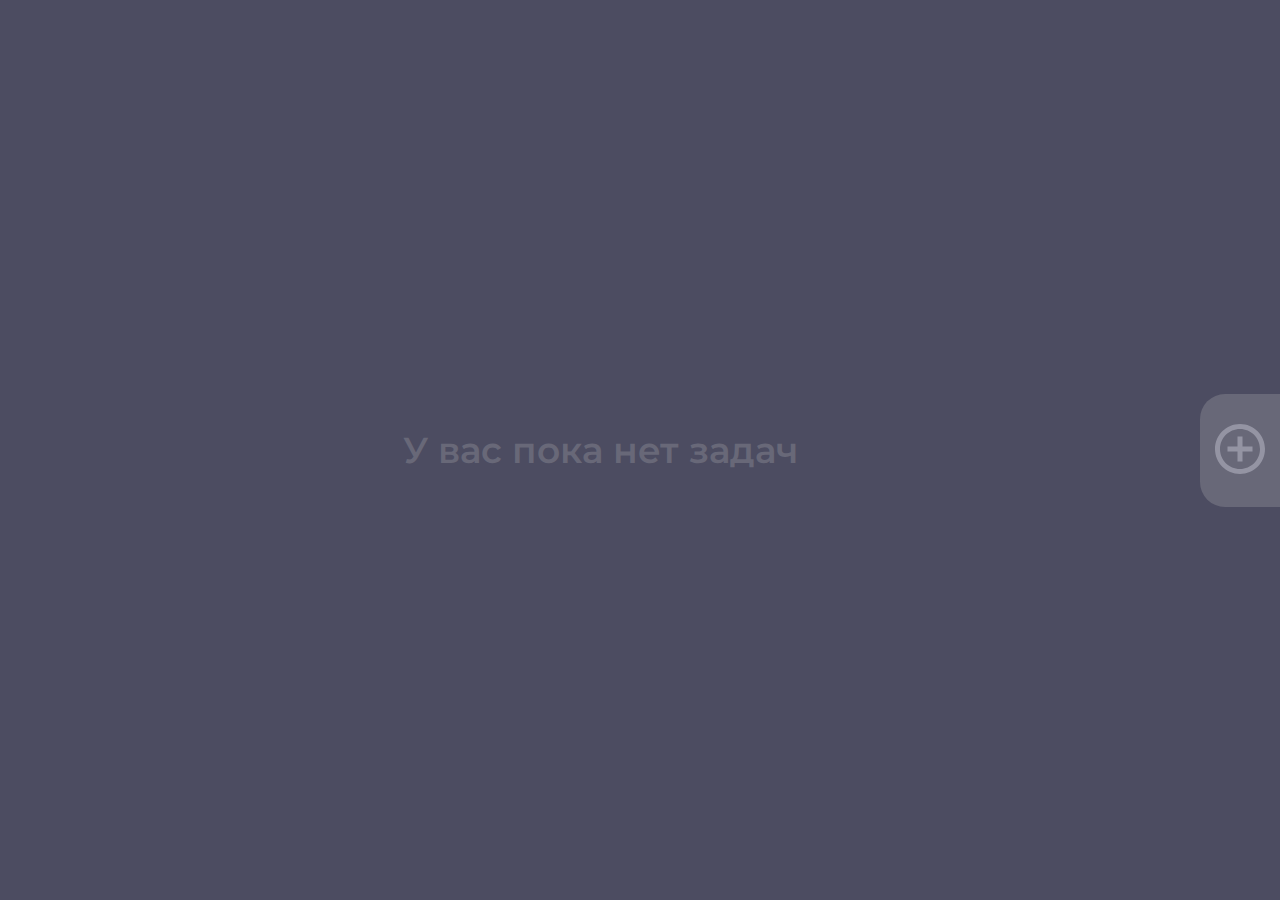
<file: index.html>
<!DOCTYPE html>
<html lang="en">

<head>
    <meta charset="UTF-8" />
    <meta name="viewport" content="width=device-width, initial-scale=1.0" />
    <link rel="icon" href="assets/img/logo.svg" />
    <link href="https://fonts.googleapis.com/css?family=Montserrat:10" rel="stylesheet">
    <link rel="stylesheet" href="assets/styles/index.css" />
    <title>Just Do It: список дел</title>
</head>

<body>
    <section class="context-menu">
        <button class="context-menu__element context-menu__edit" disabled>
            <svg width="18" height="18" viewBox="0 0 18.0024 18.0025" fill="none" xmlns="http://www.w3.org/2000/svg"
                xmlns:xlink="http://www.w3.org/1999/xlink" class="context-menu__icon">

                <defs />
                <path
                    d="M0 14.25L0 18L3.75 18L14.81 6.94L11.06 3.19L0 14.25ZM17.7 4.04C18.1 3.65 18.1 3.02 17.7 2.63L15.37 0.29C14.98 -0.1 14.35 -0.1 13.96 0.29L12.12 2.12L15.87 5.87L17.7 4.04Z"
                    fill="#DBDADA" fill-opacity="1.000000" fill-rule="evenodd" />
            </svg>

            <p class="context-menu__text">Изменить</p>
        </button>

        <button class="context-menu__element context-menu__delete" disabled>
            <svg width="18.000000" height="18.000000" viewBox="0 0 14 18" fill="none" xmlns="http://www.w3.org/2000/svg"
                xmlns:xlink="http://www.w3.org/1999/xlink" class="context-menu__icon">

                <defs />
                <path
                    d="M1 16C1 17.1 1.89 18 3 18L11 18C12.1 18 13 17.1 13 16L13 4L1 4L1 16ZM14 1L10.5 1L9.5 0L4.5 0L3.5 1L0 1L0 3L14 3L14 1Z"
                    fill="#DBDADA" fill-opacity="1.000000" fill-rule="evenodd" />
            </svg>


            <p class="context-menu__text">Удалить</p>
        </button>
    </section>

    <section class="tasks-menu">
        <form class="tasks-menu__form" action="./index.html">
            <div class="tasks-submenu">
                <div class="tasks-submenu__element">
                    <input class="tasks-submenu__check" type="radio" id="usual-task" name="task-type-checked"
                        checked="1">
                    <label class="tasks-submenu__label" for="usual-task">Обычная</label>
                </div>

                <div class="tasks-submenu__element">
                    <input class="tasks-submenu__check" type="radio" id="descr-task" name="task-type-checked">
                    <label class="tasks-submenu__label" for="descr-task">С описанием</label>
                </div>

                <div class="tasks-submenu__element">
                    <input class="tasks-submenu__check" type="radio" id="many-task" name="task-type-checked">
                    <label class="tasks-submenu__label" for="many-task">С подзадачами</label>
                </div>
            </div>

            <div class="tasks-menu__body">
                <div class="task-menu__element">
                    <h1 class="tasks-menu__header">Название</h1>
                    <input type="text" class="tasks-menu__input" id="task-title" placeholder="Ваша задача" required
                        autocomplete="off" maxlength="25">
                </div>

                <div class="task-menu__element descr-task-element">
                    <h1 class="tasks-menu__header">Описание</h1>

                    <textarea class="tasks-menu__input tasks-menu__descr" placeholder="Добавьте подробностей"
                        maxlength="80" id="task-descr"></textarea>
                </div>

                <div class="tasks-menu__element many-task-element">
                    <h1 class="tasks-menu__header">Подзадачи</h1>

                    <div class="tasks-menu__subtasks-container">

                        <div class="tasks-menu__subtask-element">
                            <input type="text" class="tasks-menu__input tasks-menu__subtask" id="subtask__first-input"
                                placeholder="Напишите подзадачу" autocomplete="off" maxlength="20">


                            <button class="tasks-menu__subtask-btn" id="subtask__first-btn">
                                <svg width="10.000000" height="14.000000" viewBox="0 0 10 14" fill="none"
                                    xmlns="http://www.w3.org/2000/svg" xmlns:xlink="http://www.w3.org/1999/xlink"
                                    class="tasks-menu__subtask-icon">

                                    <defs />
                                    <path class="tasks-menu__subtask-icon-path"
                                        d="M0.71 12.44C0.71 13.3 1.35 14 2.14 14L7.85 14C8.64 14 9.28 13.3 9.28 12.44L9.28 3.11L0.71 3.11L0.71 12.44ZM10 0.77L7.5 0.77L6.78 0L3.21 0L2.5 0.77L0 0.77L0 2.33L10 2.33L10 0.77Z"
                                        fill="#DBDADA" fill-opacity="1.000000" fill-rule="evenodd" />
                                </svg>
                            </button>
                        </div>

                        <div class="tasks-menu__subtask-element">
                            <input type="text" class="tasks-menu__input tasks-menu__subtask" id="subtask__second-input"
                                placeholder="Напишите подзадачу" autocomplete="off" maxlength="20">

                            <button class="tasks-menu__subtask-btn" id="subtask__second-btn">
                                <svg width="10.000000" height="14.000000" viewBox="0 0 10 14" fill="none"
                                    xmlns="http://www.w3.org/2000/svg" xmlns:xlink="http://www.w3.org/1999/xlink"
                                    class="tasks-menu__subtask-icon">

                                    <defs />
                                    <path class="tasks-menu__subtask-icon-path"
                                        d="M0.71 12.44C0.71 13.3 1.35 14 2.14 14L7.85 14C8.64 14 9.28 13.3 9.28 12.44L9.28 3.11L0.71 3.11L0.71 12.44ZM10 0.77L7.5 0.77L6.78 0L3.21 0L2.5 0.77L0 0.77L0 2.33L10 2.33L10 0.77Z"
                                        fill="#DBDADA" fill-opacity="1.000000" fill-rule="evenodd" />
                                </svg>
                            </button>
                        </div>

                        <div class="tasks-menu__subtask-element">
                            <input type="text" class="tasks-menu__input tasks-menu__subtask" id="subtask__third-input"
                                placeholder="Напишите подзадачу" autocomplete="off" maxlength="20">

                            <button class="tasks-menu__subtask-btn" id="subtask__third-btn">
                                <svg width="10.000000" height="14.000000" viewBox="0 0 10 14" fill="none"
                                    xmlns="http://www.w3.org/2000/svg" xmlns:xlink="http://www.w3.org/1999/xlink"
                                    class="tasks-menu__subtask-icon">

                                    <defs />
                                    <path class="tasks-menu__subtask-icon-path"
                                        d="M0.71 12.44C0.71 13.3 1.35 14 2.14 14L7.85 14C8.64 14 9.28 13.3 9.28 12.44L9.28 3.11L0.71 3.11L0.71 12.44ZM10 0.77L7.5 0.77L6.78 0L3.21 0L2.5 0.77L0 0.77L0 2.33L10 2.33L10 0.77Z"
                                        fill="#DBDADA" fill-opacity="1.000000" fill-rule="evenodd" />
                                </svg>
                            </button>
                        </div>
                    </div>
                </div>

                <div class="tasks-menu__btns">
                    <input class="tasks-menu__submit" type="submit" value="Подтвердить" id="task-btn-submit">
                    <button class="tasks-menu__cancel" id="task-btn-cancel">Отмена</button>
                </div>
            </div>
        </form>
    </section>

    <section class="app">
        <section class="main-container">
            <h1 class="header-no-tasks header-no-tasks--deactive">У вас пока нет задач</h1>
            <!-- Самое интересное! -->
            <div class="tasks-container">
                <h1 class="header-any-tasks">Ваши задачи</h1>
        
                <div class="tasks-elements">
                    <!-- <div class="task-element">
                        <input type="radio" class="task-checker">

                        <div class="task-body">
                            <h1 class="task-body__title">ЗАГОЛОВОК</h1>
                            <div class="task-body__popup task-body__list">ОПИСАНИЕ</div>

                            <ul class="task-body__popup task-body__list">
                                <li class="task-body__list-item">ПОДЗАДАЧА 1</li>
                                <li class="task-body__list-item">ПОДЗАДАЧА 2</li>
                                <li class="task-body__list-item">ПОДЗАДАЧА 3</li>
                            </ul>
                        </div>
                    </div> -->
                </div>
            </div>
            <!-- Самое интересное! -->
        </section>

        <button class="add-task" disabled>
            <svg width="50" height="50" viewBox="0 0 50 50" fill="none" xmlns="http://www.w3.org/2000/svg"
                xmlns:xlink="http://www.w3.org/1999/xlink">

                <defs />

                <path class="add-task__icon"
                    d="M27.5 12.5L22.5 12.5L22.5 22.5L12.5 22.5L12.5 27.5L22.5 27.5L22.5 37.5L27.5 37.5L27.5 27.5L37.5 27.5L37.5 22.5L27.5 22.5L27.5 12.5ZM25 0C11.2 0 0 11.2 0 25C0 38.8 11.2 50 25 50C38.8 50 50 38.8 50 25C50 11.2 38.8 0 25 0ZM25 45C13.97 45 5 36.02 5 25C5 13.97 13.97 5 25 5C36.02 5 45 13.97 45 25C45 36.02 36.02 45 25 45Z"
                    fill="#9494A3" fill-opacity="1.000000" fill-rule="evenodd" />
            </svg>
        </button>
    </section>

    <script src="script/index.js"></script>
    <!-- <script src="script/data.js"></script> -->
</body>

</html>
</file>
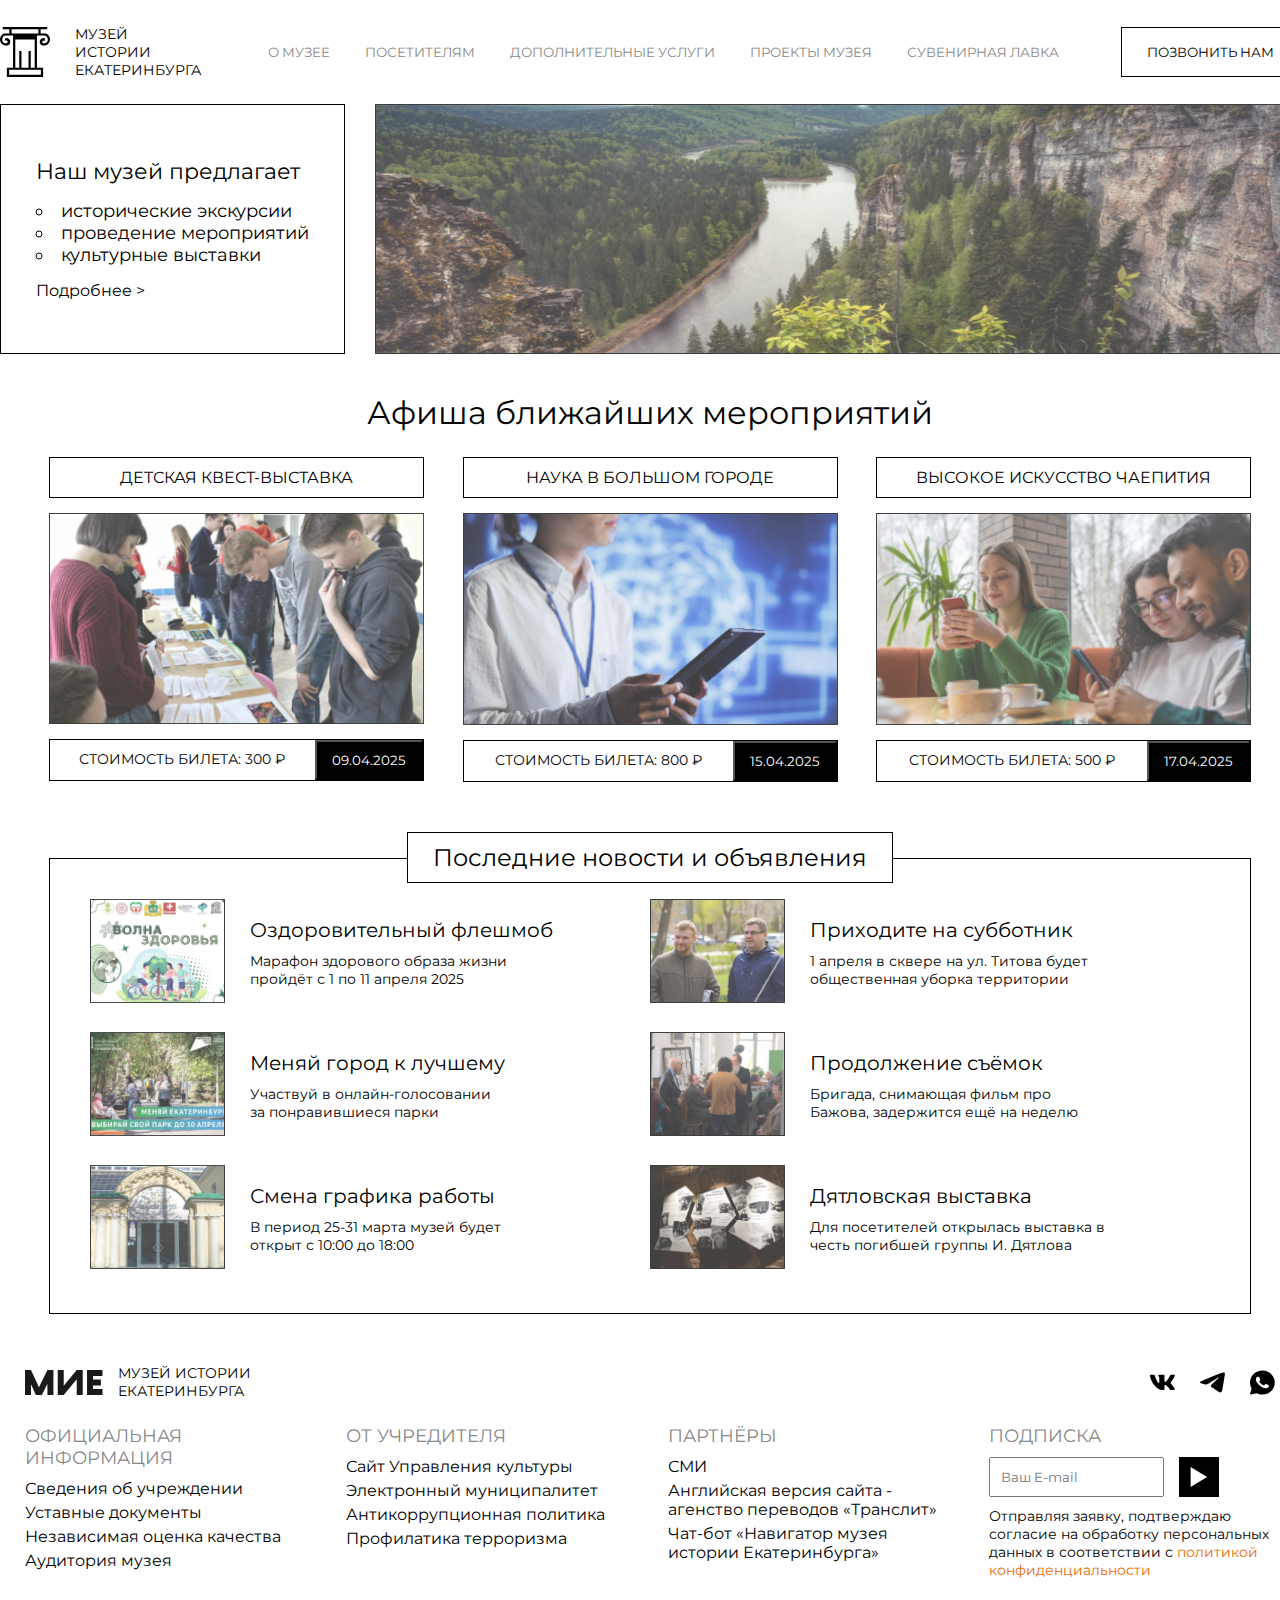
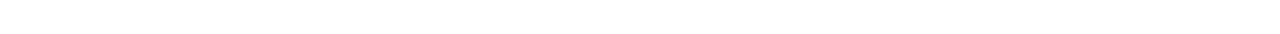
<file: museum/pages/index.html>
<!DOCTYPE html>
<html lang="en">

<head>
    <meta charset="UTF-8">
    <meta name="viewport" content="width=device-width, initial-scale=1.0">
    <title>Музей истории ЕКБ</title>
    <link rel="stylesheet" href="../styles/main.css">
</head>

<body>
    <header class="museum-header">
        <div class="header__branding">
            <img src="../img/header/museum-logo.svg" alt="header logo" class="header__branding-logo">
            <p class="header__branding-name">МУЗЕЙ ИСТОРИИ ЕКАТЕРИНБУРГА</p>
        </div>

        <nav class="header__nav">
            <ul class="nav__static-items-wrapper">
                <li class="nav__static-item"><button class="nav__static-btn" id="about">О МУЗЕЕ</button></li>
                <li class="nav__static-item"><button class="nav__static-btn" id="to-visitors">ПОСЕТИТЕЛЯМ</button></li>
                <li class="nav__static-item"><button class="nav__static-btn" id="services">ДОПОЛНИТЕЛЬНЫЕ УСЛУГИ</button></li>
                <li class="nav__static-item"><button class="nav__static-btn" id="projects">ПРОЕКТЫ МУЗЕЯ</button></li>
                <li class="nav__static-item"><button class="nav__static-btn" id="merchandise">СУВЕНИРНАЯ ЛАВКА</button></li>
            </ul>

            <ul class="nav__dropdown-menu">
                <ul class="nav__dropdown-items-wrapper" id="about">
                    <a href="./about.html"><li class="nav__dropdown-item">История</li></a>
                    <a href="#"><li class="nav__dropdown-item">Уставные документы</li></a>
                    <a href="#"><li class="nav__dropdown-item">Наш состав</li></a>
                    <a href="#"><li class="nav__dropdown-item">Контакты и график работы</li></a>
                    <a href="#"><li class="nav__dropdown-item">Коллекции</li></a>
                </ul>

                <ul class="nav__dropdown-items-wrapper" id="to-visitors">
                    <a href="#"><li class="nav__dropdown-item">Выставки</li></a>
                    <a href="#"><li class="nav__dropdown-item">Условия посещения</li></a>
                    <a href="#"><li class="nav__dropdown-item">Детские групповые занятия</li></a>
                    <a href="#"><li class="nav__dropdown-item">Экскурсии по экспозициям</li></a>
                </ul>

                <ul class="nav__dropdown-items-wrapper" id="services">
                    <a href="#"><li class="nav__dropdown-item">Организация мероприятий</li></a>
                    <a href="#"><li class="nav__dropdown-item">Археологические исследования</li></a>
                    <a href="#"><li class="nav__dropdown-item">Корпоративные программы</li></a>
                </ul>

                <ul class="nav__dropdown-items-wrapper" id="projects">
                    <a href="#"><li class="nav__dropdown-item">Для детей и взрослых</li></a>
                    <a href="#"><li class="nav__dropdown-item">Архивные</li></a>
                    <a href="#"><li class="nav__dropdown-item">Эксклюзивные материалы</li></a>
                    <a href="#"><li class="nav__dropdown-item">Татищевская библиотека</li></a>
                </ul>

                <ul class="nav__dropdown-items-wrapper" id="merchandise">
                    <a href="#"><li class="nav__dropdown-item">Путеводители</li></a>
                    <a href="#"><li class="nav__dropdown-item">Народные книги</li></a>
                    <a href="#"><li class="nav__dropdown-item">Канцелярские товары и декор</li></a>
                    <a href="#"><li class="nav__dropdown-item">Одежда и аксессуары</li></a>
                </ul>
            </ul>
        </nav>

        <button class="header__contacts">ПОЗВОНИТЬ НАМ</button>
    </header>

    <main class="museum-main">
        <article class="museum-miniature">
            <section class="miniature__preface">
                <h1 class="miniature__preface-header">Наш музей предлагает</h1>

                <ul class="miniature__preface-list">
                    <li>исторические экскурсии</li>
                    <li>проведение мероприятий</li>
                    <li>культурные выставки</li>
                </ul>

                <p class="miniature__preface-more">Подробнее ></p>
            </section>

            <section class="miniature__photos">
                <img src="../img/miniature/preface-1.png" alt="nature image" class="miniature__photo">
            </section>
        </article>

        <article class="museum-poster">
            <h1 class="poster__header">Афиша ближайших мероприятий</h1>

            <div class="poster__events-wrapper">
                <div class="poster__switches">
                    <img src="../img/poster/switch.svg" alt="left switch" class="poster__left-switch">
                    <img src="../img/poster/switch.svg" alt="right switch" class="poster__right-switch">
                </div>

                <section class="poster__event">
                    <h1 class="poster__event-header">ДЕТСКАЯ КВЕСТ-ВЫСТАВКА</h1>
                    <a href="#"><img src="../img/poster/preview-1.png" alt="event preview" class="poster__event-preview"></a>

                    <form action="#purchase1" class="poster__event-info">
                        <p class="poster__event-price">СТОИМОСТЬ БИЛЕТА: 300 ₽</p>
                        <input class="poster__event-date" type="submit" value="09.04.2025" style="cursor: pointer;" name="event-date">
                    </form>
                </section>

                <section class="poster__event">
                    <h1 class="poster__event-header">НАУКА В БОЛЬШОМ ГОРОДЕ</h1>
                    <a href="#"><img src="../img/poster/preview-2.png" alt="event preview" class="poster__event-preview"></a>

                    <form action="#purchase2" class="poster__event-info">
                        <p class="poster__event-price">СТОИМОСТЬ БИЛЕТА: 800 ₽</p>
                        <input class="poster__event-date" type="submit" value="15.04.2025" style="cursor: pointer;"
                        name="event-date">
                    </form>
                </section>

                <section class="poster__event">
                    <h1 class="poster__event-header">ВЫСОКОЕ ИСКУССТВО ЧАЕПИТИЯ</h1>
                    <a href="#"><img src="../img/poster/preview-3.png" alt="event preview" class="poster__event-preview" name="event-date"></a>

                    <form action="#purchase3" class="poster__event-info">
                        <p class="poster__event-price">СТОИМОСТЬ БИЛЕТА: 500 ₽</p>
                        <input class="poster__event-date" type="submit" value="17.04.2025" style="cursor: pointer;" name="event-date">
                    </form>
                </section>
            </div>
        </article>

        <article class="museum-news">
            <h1 class="news__header">Последние новости и объявления</h1>

            <div class="news__items-wrapper">
                <div class="news__switches">
                    <img src="../img/news/arrow.svg" alt="left switch" class="news__upper-switch">
                    <img src="../img/news/arrow.svg" alt="right switch" class="news__lower-switch">
                </div>

                <div class="news__item" id="news__item-1">
                    <a href="#"><img src="../img/news/item-1.png" alt="news #1" class="news__item-preview"></a>

                    <div class="news__item-text">
                        <h1 class="news__item-header">Оздоровительный флешмоб</h1>
                        <p class="news__item-content">Марафон здорового образа жизни пройдёт с 1 по 11 апреля 2025</p>
                    </div>
                </div>

                <div class="news__item" id="news__item-2">
                    <a href="#"><img src="../img/news/item-2.png" alt="news #2" class="news__item-preview"></a>

                    <div class="news__item-text">
                        <h1 class="news__item-header">Приходите на субботник</h1>
                        <p class="news__item-content">1 апреля в сквере на ул. Титова будет <br> общественная уборка территории</p>
                    </div>
                </div>

                <div class="news__item" id="news__item-3">
                    <a href="#"><img src="../img/news/item-3.png" alt="news #3" class="news__item-preview"></a>

                    <div class="news__item-text">
                        <h1 class="news__item-header">Меняй город к лучшему</h1>
                        <p class="news__item-content">Участвуй в онлайн-голосовании <br> за понравившиеся парки</p>
                    </div>
                </div>

                <div class="news__item" id="news__item-4">
                    <a href="#"><img src="../img/news/item-4.png" alt="news #4" class="news__item-preview"></a>

                    <div class="news__item-text">
                        <h1 class="news__item-header">Продолжение съёмок</h1>
                        <p class="news__item-content">Бригада, снимающая фильм про <br> Бажова, задержится ещё на неделю</p>
                    </div>
                </div>

                <div class="news__item" id="news__item-5">
                    <a href="#"><img src="../img/news/item-5.png" alt="news #5" class="news__item-preview"></a>

                    <div class="news__item-text">
                        <h1 class="news__item-header">Смена графика работы</h1>
                        <p class="news__item-content">В период 25-31 марта музей будет открыт с 10:00 до 18:00</p>
                    </div>
                </div>

                <div class="news__item" id="news__item-6">
                    <a href="#"><img src="../img/news/item-6.png" alt="news #6" class="news__item-preview"></a>

                    <div class="news__item-text">
                        <h1 class="news__item-header">Дятловская выставка</h1>
                        <p class="news__item-content">Для посетителей открылась выставка в <br> честь погибшей группы И. Дятлова</p>
                    </div>
                </div>
            </div>
        </article>
    </main>

    <footer class="museum-footer">
        <div class="footer__trademarks">
            <div class="footer__branding">
                <img src="../img/footer/museum-logo.svg" alt="" class="footer__branding-logo">
                <h1 class="footer__branding-name">МУЗЕЙ ИСТОРИИ <br> ЕКАТЕРИНБУРГА</h1>
            </div>

            <ul class="footer__socials">
                <li class="footer__socials-item"><a href="#"><img class="footer__socials-item-preview" src="../img/footer/vk-logo.svg" alt="vk-icon"></a></li>
                <li class="footer__socials-item"><a href="#"><img class="footer__socials-item-preview" src="../img/footer/tg-logo.svg" alt="tg-icon"></a></li>
                <li class="footer__socials-item"><a href="#"><img class="footer__socials-item-preview" src="../img/footer/wa-logo.svg" alt="wa-icon"></a></li>
            </ul>
        </div>

        <div class="footer__materials-wrapper">
            <ul class="footer__materials-column">
                <li class="footer__material-item">
                    <h1 class="footer__material-header">ОФИЦИАЛЬНАЯ ИНФОРМАЦИЯ</h1>
                </li>

                <li class="footer__material-item"><a href="#">Сведения об учреждении</a></li>
                <li class="footer__material-item"><a href="#">Уставные документы</a></li>
                <li class="footer__material-item"><a href="#">Независимая оценка качества</a></li>
                <li class="footer__material-item"><a href="#">Аудитория музея</a></li>
            </ul>

            <ul class="footer__materials-column">
                <li class="footer__material-item">
                    <h1 class="footer__material-header">ОТ УЧРЕДИТЕЛЯ</h1>
                </li>

                <li class="footer__material-item"><a href="#">Сайт Управления культуры</a></li>
                <li class="footer__material-item"><a href="#">Электронный муниципалитет</a></li>
                <li class="footer__material-item"><a href="#">Антикоррупционная политика</a></li>
                <li class="footer__material-item"><a href="#">Профилатика терроризма</a></li>
            </ul>

            <ul class="footer__materials-column">
                <li class="footer__material-item">
                    <h1 class="footer__material-header">ПАРТНЁРЫ</h1>
                </li>

                <li class="footer__material-item"><a href="#">СМИ</a></li>
                <li class="footer__material-item"><a href="#">Английская версия сайта - <br> агенство переводов «Транслит»
                </a></li>
                <li class="footer__material-item"><a href="#">Чат-бот «Навигатор музея <br> истории Екатеринбурга»
                </a></li>
            </ul>

            <ul class="footer__materials-column">
                <li class="footer__material-item">
                    <h1 class="footer__material-header">ПОДПИСКА</h1>
                </li>

                <li class="footer__material-item">
                    <form>
                        <input type="text" placeholder="Ваш E-mail">
                        <button class="footer__submit-btn">
                            <img src="../img/footer/arrow.svg" alt="arrow">
                        </button>
                    </form>
                </li>

                <li class="footer__material-item" style="font-size: 14px; margin-top: 10px;"><a href="#">Отправляя заявку, подтверждаю <br> согласие на обработку персональных <br> данных в соответствии с <span style="color: #eb6b03;">политикой <br> конфиденциальности</span></a></li>
            </ul>
        </div>
    </footer>

    <script src="../script/main.js"></script>
</body>
</html>
</file>
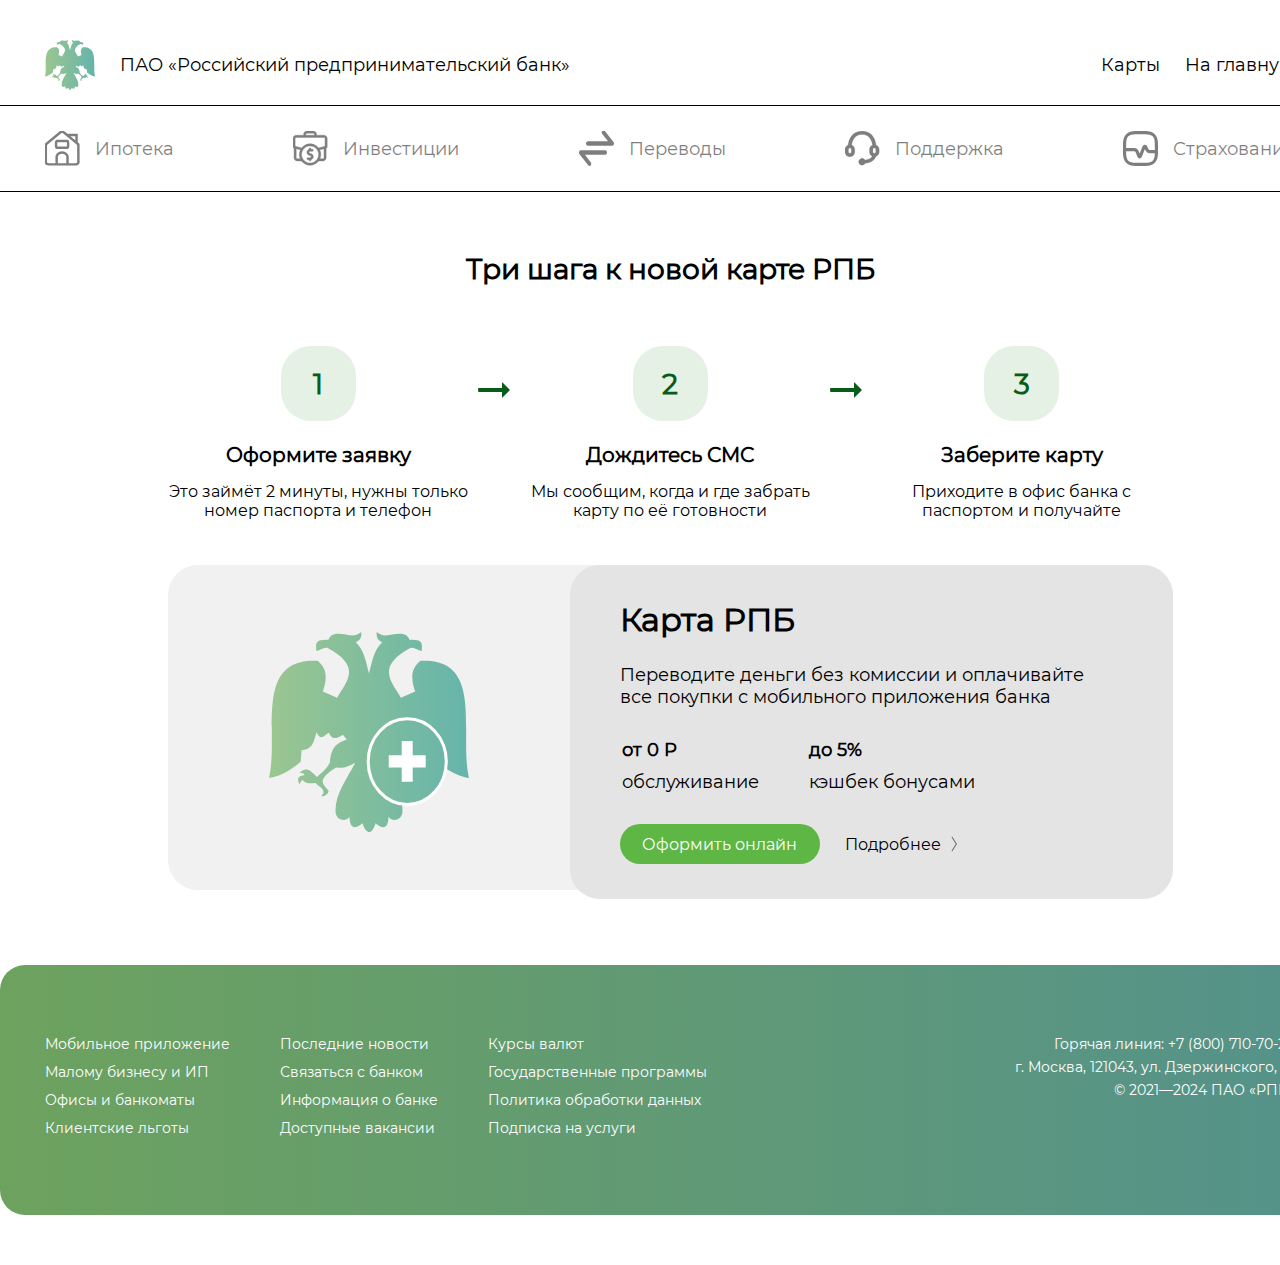
<file: bank/pages/cards.html>
<!DOCTYPE html>
<html lang="ru">

<head>
    <meta charset="UTF-8">
    <meta name="viewport" content="width=device-width, initial-scale=1.0">
    <title>Банк РПБ</title>
    <link rel="stylesheet" href="../styles/basic.css">
    <link rel="stylesheet" href="../styles/include.css">
    <link rel="stylesheet" href="../styles/for-pages/cards.css">
</head>

<body>

    <header class="bank-header">
        <nav class="header__nav">
            <ul class="nav__upper">
                <li class="nav__upper-item">
                    <a href="index.html" class="nav__upper-link">
                        <img class="nav__upper-logo" src="../assets/img/for-includes/header/logo.svg" alt="header-logo">

                        <p class="nav__upper-naming">ПАО «Российский предпринимательский банк»</p>
                    </a>
                </li>

                <li class="nav__upper-item">
                    <p class="nav__upper-switch">Карты</p>
                    <a class="nav__upper-switch" href="index.html">На главную</a>
                </li>
            </ul>

            <ul class="nav__lower" style="border-bottom: 1px solid black;">
                <li class="nav__lower-item">
                    <a href="mortgage.html" class="nav__lower-link">
                        <img src="../assets/img/for-includes/header/icon-mortgage.svg" alt="item1"
                            class="nav__lower-icon">
                        <p class="nav__lower-text">Ипотека</p>
                    </a>
                </li>

                <li class="nav__lower-item">
                    <a href="investments.html" class="nav__lower-link">
                        <img src="../assets/img/for-includes/header/icon-investments.svg" alt="item3"
                            class="nav__lower-icon">
                        <p class="nav__lower-text">Инвестиции</p>
                    </a>
                </li>

                <li class="nav__lower-item">
                    <a href="transactions.html" class="nav__lower-link">
                        <img src="../assets/img/for-includes/header/icon-transactions.svg" alt="item4"
                            class="nav__lower-icon">
                        <p class="nav__lower-text">Переводы</p>
                    </a>
                </li>

                <li class="nav__lower-item">
                    <div href="support.html" class="nav__lower-link">
                        <img src="../assets/img/for-includes/header/icon-support.svg" alt="item5"
                            class="nav__lower-icon">
                        <p class="nav__lower-text">Поддержка</p>
                    </div>
                </li>

                <li class="nav__lower-item">
                    <div href="insurance.html" class="nav__lower-link">
                        <img src="../assets/img/for-includes/header/icon-insurance.svg" alt="item6"
                            class="nav__lower-icon">
                        <p class="nav__lower-text">Страхование</p>
                    </div>
                </li>
            </ul>
        </nav>
    </header>

    <main class="cards-main">
        <!-- <h1 class="cards__header">Дебетовые карты</h1> -->

        <h1 class="cards__header" style="text-align: center; margin: 60px auto;">Три шага к новой карте РПБ</h1>

        <article class="tutor">
            <div class="tutor__num">1</div>

            <div class="tutor__arrow">
                <img src="../assets/img/for-pages/cards/tutor-arrow.svg" alt="icon">
            </div>

            <div class="tutor__num">2</div>

            <div class="tutor__arrow">
                <img src="../assets/img/for-pages/cards/tutor-arrow.svg" alt="icon">
            </div>

            <div class="tutor__num">3</div>

            <div class="tutor__descr">
                <h1 class="tutor__header-item">Оформите заявку</h1>

                <p class="tutor__text-item">
                    Это займёт 2 минуты, нужны только номер паспорта и телефон
                </p>
            </div>

            <div class="tutor__none"></div>

            <div class="tutor__descr">
                <h1 class="tutor__header-item">Дождитесь СМС</h1>

                <p class="tutor__text-item">
                    Мы сообщим, когда и где забрать карту по её готовности
                </p>
            </div>

            <div class="tutor__none"></div>

            <div class="tutor__descr">
                <h1 class="tutor__header-item">Заберите карту</h1>

                <p class="tutor__text-item">
                    Приходите в офис банка с паспортом и получайте
                </p>
            </div>
        </article>

        <article class="offer">
            <div class="offer__content">
                <div class="miniature-logo-wrapper">
                    <img src="../assets/img/for-pages/cards/logo.svg" alt="logo" class="miniature__logo">
                </div>

                <div class="offer__panel">
                    <h1 class="panel__header">Карта РПБ</h1>

                    <p class="panel__descr">Переводите деньги без комиссии и оплачивайте <br> все покупки с мобильного
                        приложения банка</p>

                    <table class="panel__table">
                        <tr>
                            <th>от 0 Р</th>
                            <th>до 5%</th>
                        </tr>

                        <tr>
                            <td>обслуживание</td>
                            <td>кэшбек бонусами</td>
                        </tr>
                    </table>

                    <div class="panel__btns">
                        <button class="panel__submit">Оформить онлайн</button>

                        <div class="panel__link">
                            <p class="panel__link-text">Подробнее</p>
                            <img src="../assets/img/for-pages/index/calc-link-icon.svg" alt="icon"
                                class="panel__link-icon">
                        </div>
                    </div>
                </div>
            </div>
        </article>
    </main>

    <footer class="bank-footer">
        <div class="footer__links-wrapper">
            <ul class="footer__links-list">
                <li class="footer__link"><a href="#">Мобильное приложение</a></li>
                <li class="footer__link"><a href="#">Малому бизнесу и ИП</a></li>
                <li class="footer__link"><a href="#">Офисы и банкоматы</a></li>
                <li class="footer__link"><a href="#">Клиентские льготы</a></li>
            </ul>

            <ul class="footer__links-list">
                <li class="footer__link"><a href="#">Последние новости</a></li>
                <li class="footer__link"><a href="#">Связаться с банком</a></li>
                <li class="footer__link"><a href="#">Информация о банке</a></li>
                <li class="footer__link"><a href="#">Доступные вакансии</a></li>
            </ul>

            <ul class="footer__links-list">
                <li class="footer__link"><a href="#">Курсы валют</a></li>
                <li class="footer__link"><a href="#">Государственные программы</a></li>
                <li class="footer__link"><a href="#">Политика обработки данных</a></li>
                <li class="footer__link"><a href="#">Подписка на услуги</a></li>
            </ul>
        </div>

        <div class="footer__contacts-wrapper">
            <ul class="footer__contacts">
                <li>Горячая линия: +7 (800) 710-70-20</li>
                <li>г. Москва, 121043, ул. Дзержинского, 19</li>
                <li>© 2021—2024 ПАО «РПБ»</li>
            </ul>
        </div>
    </footer>

</body>

</html>
</file>
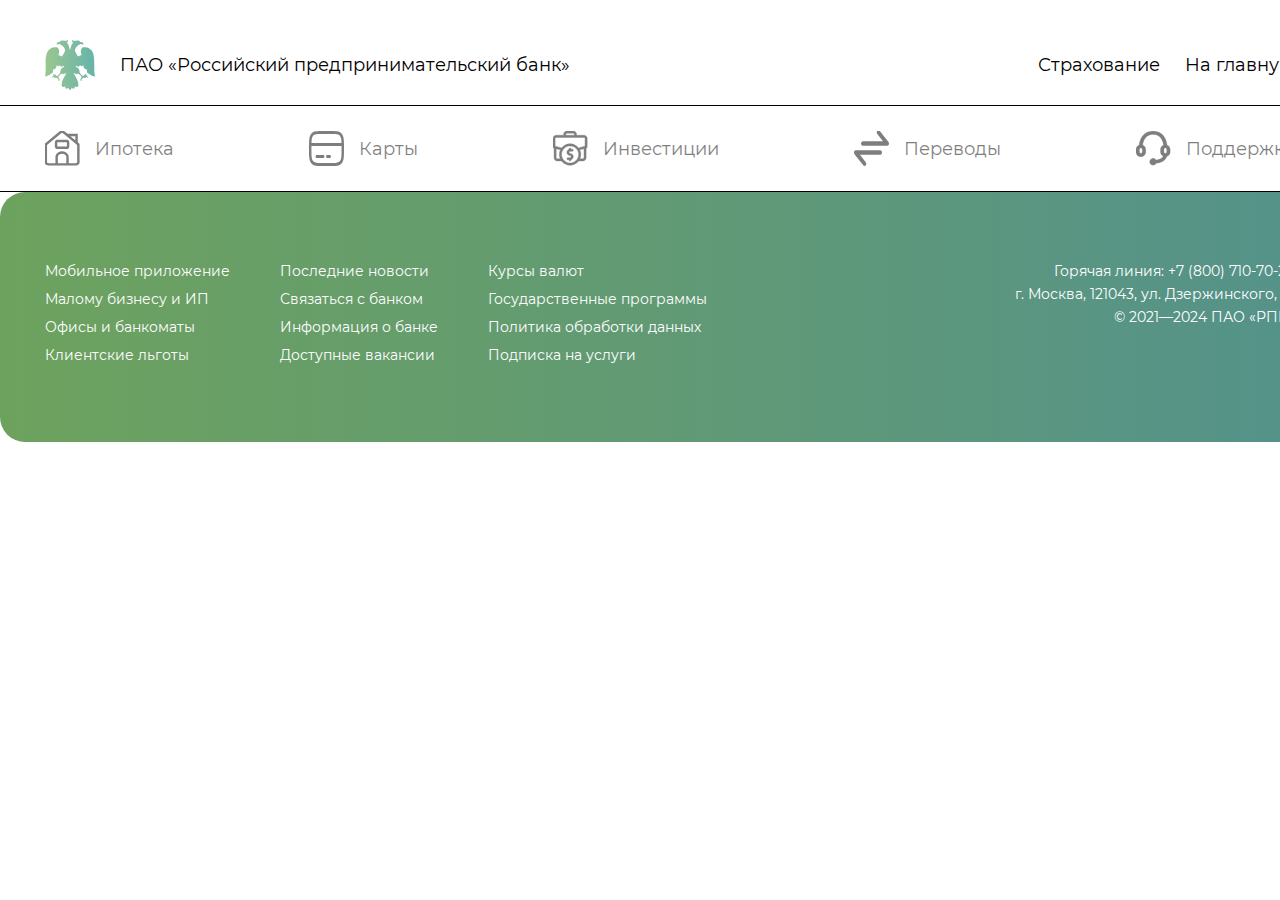
<file: bank/pages/insurance.html>
<!DOCTYPE html>
<html lang="ru">

<head>
    <meta charset="UTF-8">
    <meta name="viewport" content="width=device-width, initial-scale=1.0">
    <title>Банк РПБ</title>
    <link rel="stylesheet" href="../styles/basic.css">
    <link rel="stylesheet" href="../styles/include.css">
    <link rel="stylesheet" href="../styles/for-pages/index.css">
</head>

<body>

    <header class="bank-header">

        <nav class="header__nav">
            <ul class="nav__upper">
                <li class="nav__upper-item">
                    <a href="index.html" class="nav__upper-link">
                        <img class="nav__upper-logo" src="../assets/img/for-includes/header/logo.svg" alt="header-logo">

                        <p class="nav__upper-naming">ПАО «Российский предпринимательский банк»</p>
                    </a>
                </li>

                <li class="nav__upper-item">
                    <p class="nav__upper-switch">Страхование</p>
                    <a class="nav__upper-switch" href="index.html">На главную</a>
                </li>
            </ul>

            <ul class="nav__lower" style="border-bottom: 1px solid black;">
                <li class="nav__lower-item">
                    <a href="mortgage.html" class="nav__lower-link">
                        <img src="../assets/img/for-includes/header/icon-mortgage.svg" alt="item1" class="nav__lower-icon">
                        <p class="nav__lower-text">Ипотека</p>
                    </a>
                </li>

                <li class="nav__lower-item">
                    <a href="cards.html" class="nav__lower-link">
                        <img src="../assets/img/for-includes/header/icon-cards.svg" alt="item2" class="nav__lower-icon">
                        <p class="nav__lower-text">Карты</p>
                    </a>
                </li>

                <li class="nav__lower-item">
                    <a href="investments.html" class="nav__lower-link">
                        <img src="../assets/img/for-includes/header/icon-investments.svg" alt="item3" class="nav__lower-icon">
                        <p class="nav__lower-text">Инвестиции</p>
                    </a>
                </li>

                <li class="nav__lower-item">
                    <a href="transactions.html" class="nav__lower-link">
                        <img src="../assets/img/for-includes/header/icon-transactions.svg" alt="item4" class="nav__lower-icon">
                        <p class="nav__lower-text">Переводы</p>
                    </a>
                </li>

                <li class="nav__lower-item">
                    <a href="support.html" class="nav__lower-link">
                        <img src="../assets/img/for-includes/header/icon-support.svg" alt="item5" class="nav__lower-icon">
                        <p class="nav__lower-text">Поддержка</p>
                    </a>
                </li>
            </ul>
        </nav>

    </header>

    <footer class="bank-footer">
        <div class="footer__links-wrapper">
            <ul class="footer__links-list">
                <li class="footer__link"><a href="#">Мобильное приложение</a></li>
                <li class="footer__link"><a href="#">Малому бизнесу и ИП</a></li>
                <li class="footer__link"><a href="#">Офисы и банкоматы</a></li>
                <li class="footer__link"><a href="#">Клиентские льготы</a></li>
            </ul>

            <ul class="footer__links-list">
                <li class="footer__link"><a href="#">Последние новости</a></li>
                <li class="footer__link"><a href="#">Связаться с банком</a></li>
                <li class="footer__link"><a href="#">Информация о банке</a></li>
                <li class="footer__link"><a href="#">Доступные вакансии</a></li>
            </ul>

            <ul class="footer__links-list">
                <li class="footer__link"><a href="#">Курсы валют</a></li>
                <li class="footer__link"><a href="#">Государственные программы</a></li>
                <li class="footer__link"><a href="#">Политика обработки данных</a></li>
                <li class="footer__link"><a href="#">Подписка на услуги</a></li>
            </ul>
        </div>

        <div class="footer__contacts-wrapper">
            <ul class="footer__contacts">
                <li>Горячая линия: +7 (800) 710-70-20</li>
                <li>г. Москва, 121043, ул. Дзержинского, 19</li>
                <li>© 2021—2024 ПАО «РПБ»</li>
            </ul>
        </div>
    </footer>

    <script src="../script/main.js"></script>
</body>

</html>
</file>
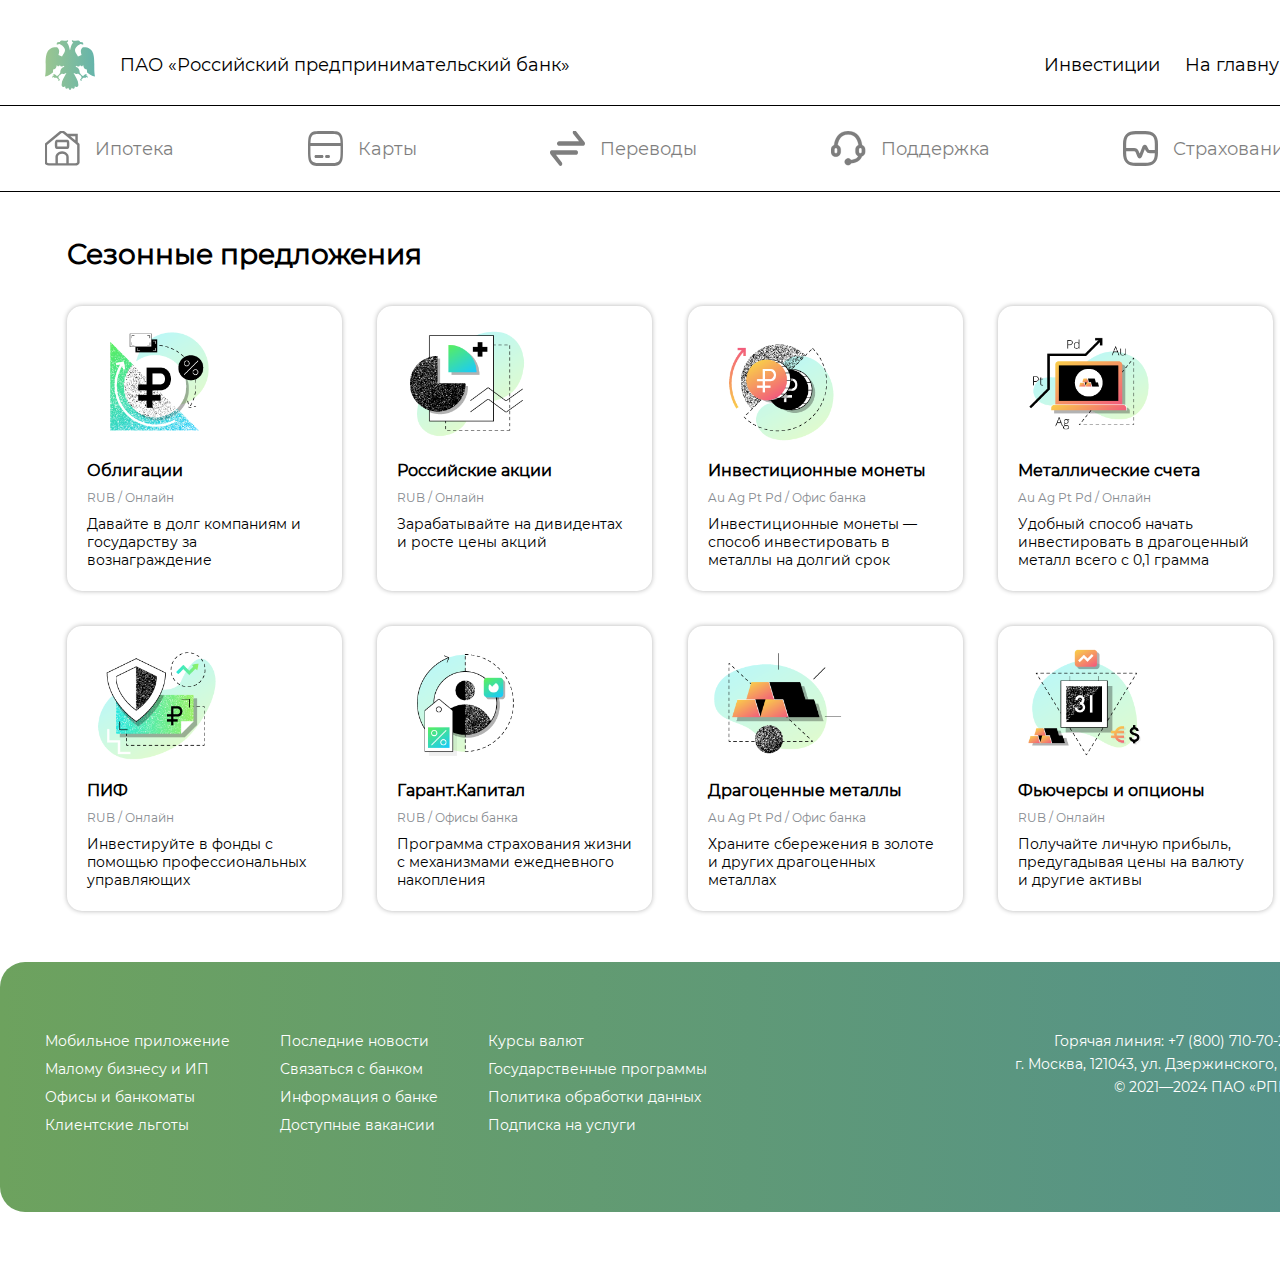
<file: bank/pages/investments.html>
<!DOCTYPE html>
<html lang="ru">

<head>
    <meta charset="UTF-8">
    <meta name="viewport" content="width=device-width, initial-scale=1.0">
    <title>Банк РПБ</title>
    <link rel="stylesheet" href="../styles/basic.css">
    <link rel="stylesheet" href="../styles/include.css">
    <link rel="stylesheet" href="../styles/for-pages/investments.css">
</head>

<body>

    <header class="bank-header">
        <nav class="header__nav">
            <ul class="nav__upper">
                <li class="nav__upper-item">
                    <a href="index.html" class="nav__upper-link">
                        <img class="nav__upper-logo" src="../assets/img/for-includes/header/logo.svg" alt="header-logo">

                        <p class="nav__upper-naming">ПАО «Российский предпринимательский банк»</p>
                    </a>
                </li>

                <li class="nav__upper-item">
                    <p class="nav__upper-switch">Инвестиции</p>
                    <a class="nav__upper-switch" href="index.html">На главную</a>
                </li>
            </ul>

            <ul class="nav__lower" style="border-bottom: 1px solid black;">
                <li class="nav__lower-item">
                    <a href="mortgage.html" class="nav__lower-link">
                        <img src="../assets/img/for-includes/header/icon-mortgage.svg" alt="item1"
                            class="nav__lower-icon">
                        <p class="nav__lower-text">Ипотека</p>
                    </a>
                </li>

                <li class="nav__lower-item">
                    <a href="cards.html" class="nav__lower-link">
                        <img src="../assets/img/for-includes/header/icon-cards.svg" alt="item2" class="nav__lower-icon">
                        <p class="nav__lower-text">Карты</p>
                    </a>
                </li>

                <li class="nav__lower-item">
                    <a href="transactions.html" class="nav__lower-link">
                        <img src="../assets/img/for-includes/header/icon-transactions.svg" alt="item4"
                            class="nav__lower-icon">
                        <p class="nav__lower-text">Переводы</p>
                    </a>
                </li>

                <li class="nav__lower-item">
                    <div href="support.html" class="nav__lower-link">
                        <img src="../assets/img/for-includes/header/icon-support.svg" alt="item5"
                            class="nav__lower-icon">
                        <p class="nav__lower-text">Поддержка</p>
                    </div>
                </li>

                <li class="nav__lower-item">
                    <div href="insurance.html" class="nav__lower-link">
                        <img src="../assets/img/for-includes/header/icon-insurance.svg" alt="item6"
                            class="nav__lower-icon">
                        <p class="nav__lower-text">Страхование</p>
                    </div>
                </li>
            </ul>
        </nav>
    </header>

    <main class="invests-main">
        <div class="params-wrapper">
            <h1 class="params__header">Сезонные предложения</h1>

            <div class="params__set">

                <div class="param-card">
                    <img src="../assets/img/for-pages/investments/obligatsii.png" alt="icon" class="param-card__icon">

                    <h1 class="param-card__header">Облигации</h1>

                    <p class="param-card__sign">RUB / Онлайн</p>

                    <p class="param-card__descr">Давайте в долг компаниям и государству за вознаграждение</p>
                </div>

                <div class="param-card">
                    <img src="../assets/img/for-pages/investments/aktsii.png" alt="icon" class="param-card__icon">

                    <h1 class="param-card__header">Российские акции</h1>

                    <p class="param-card__sign">RUB / Онлайн</p>

                    <p class="param-card__descr">Зарабатывайте на дивидентах и росте цены акций</p>
                </div>

                <div class="param-card">
                    <img src="../assets/img/for-pages/investments/invest-monety.png" alt="icon"
                        class="param-card__icon">

                    <h1 class="param-card__header">Инвестиционные монеты</h1>

                    <p class="param-card__sign">Au Ag Pt Pd / Офис банка</p>

                    <p class="param-card__descr">Инвестиционные монеты — способ инвестировать в металлы на долгий срок
                    </p>
                </div>

                <div class="param-card">
                    <img src="../assets/img/for-pages/investments/oblezlich-met-scheta.png" alt="icon"
                        class="param-card__icon">

                    <h1 class="param-card__header">Металлические счета</h1>

                    <p class="param-card__sign">Au Ag Pt Pd / Онлайн</p>

                    <p class="param-card__descr">Удобный способ начать инвестировать в драгоценный металл всего с 0,1
                        грамма</p>
                </div>

                <div class="param-card">
                    <img src="../assets/img/for-pages/investments/ios.png" alt="icon" class="param-card__icon">

                    <h1 class="param-card__header">ПИФ</h1>

                    <p class="param-card__sign">RUB / Онлайн</p>

                    <p class="param-card__descr">Инвестируйте в фонды с помощью профессиональных управляющих</p>
                </div>

                <div class="param-card">
                    <img src="../assets/img/for-pages/investments/iis-(bso).png" alt="icon" class="param-card__icon">

                    <h1 class="param-card__header">Гарант.Капитал</h1>

                    <p class="param-card__sign">RUB / Офисы банка</p>

                    <p class="param-card__descr">Программа страхования жизни с механизмами ежедневного накопления</p>
                </div>

                <div class="param-card">
                    <img src="../assets/img/for-pages/investments/slitki-drag-met.png" alt="icon"
                        class="param-card__icon">

                    <h1 class="param-card__header">Драгоценные металлы</h1>

                    <p class="param-card__sign">Au Ag Pt Pd / Офис банка</p>

                    <p class="param-card__descr">Храните сбережения в золоте и других драгоценных металлах</p>
                </div>

                <div class="param-card">
                    <img src="../assets/img/for-pages/investments/fyuchersy.png" alt="icon" class="param-card__icon">

                    <h1 class="param-card__header">Фьючерсы и опционы</h1>

                    <p class="param-card__sign">RUB / Онлайн</p>

                    <p class="param-card__descr">Получайте личную прибыль, предугадывая цены на валюту и другие активы
                    </p>
                </div>
            </div>
        </div>
    </main>

    <footer class="bank-footer">
        <div class="footer__links-wrapper">
            <ul class="footer__links-list">
                <li class="footer__link"><a href="#">Мобильное приложение</a></li>
                <li class="footer__link"><a href="#">Малому бизнесу и ИП</a></li>
                <li class="footer__link"><a href="#">Офисы и банкоматы</a></li>
                <li class="footer__link"><a href="#">Клиентские льготы</a></li>
            </ul>

            <ul class="footer__links-list">
                <li class="footer__link"><a href="#">Последние новости</a></li>
                <li class="footer__link"><a href="#">Связаться с банком</a></li>
                <li class="footer__link"><a href="#">Информация о банке</a></li>
                <li class="footer__link"><a href="#">Доступные вакансии</a></li>
            </ul>

            <ul class="footer__links-list">
                <li class="footer__link"><a href="#">Курсы валют</a></li>
                <li class="footer__link"><a href="#">Государственные программы</a></li>
                <li class="footer__link"><a href="#">Политика обработки данных</a></li>
                <li class="footer__link"><a href="#">Подписка на услуги</a></li>
            </ul>
        </div>

        <div class="footer__contacts-wrapper">
            <ul class="footer__contacts">
                <li>Горячая линия: +7 (800) 710-70-20</li>
                <li>г. Москва, 121043, ул. Дзержинского, 19</li>
                <li>© 2021—2024 ПАО «РПБ»</li>
            </ul>
        </div>
    </footer>

</body>

</html>
</file>
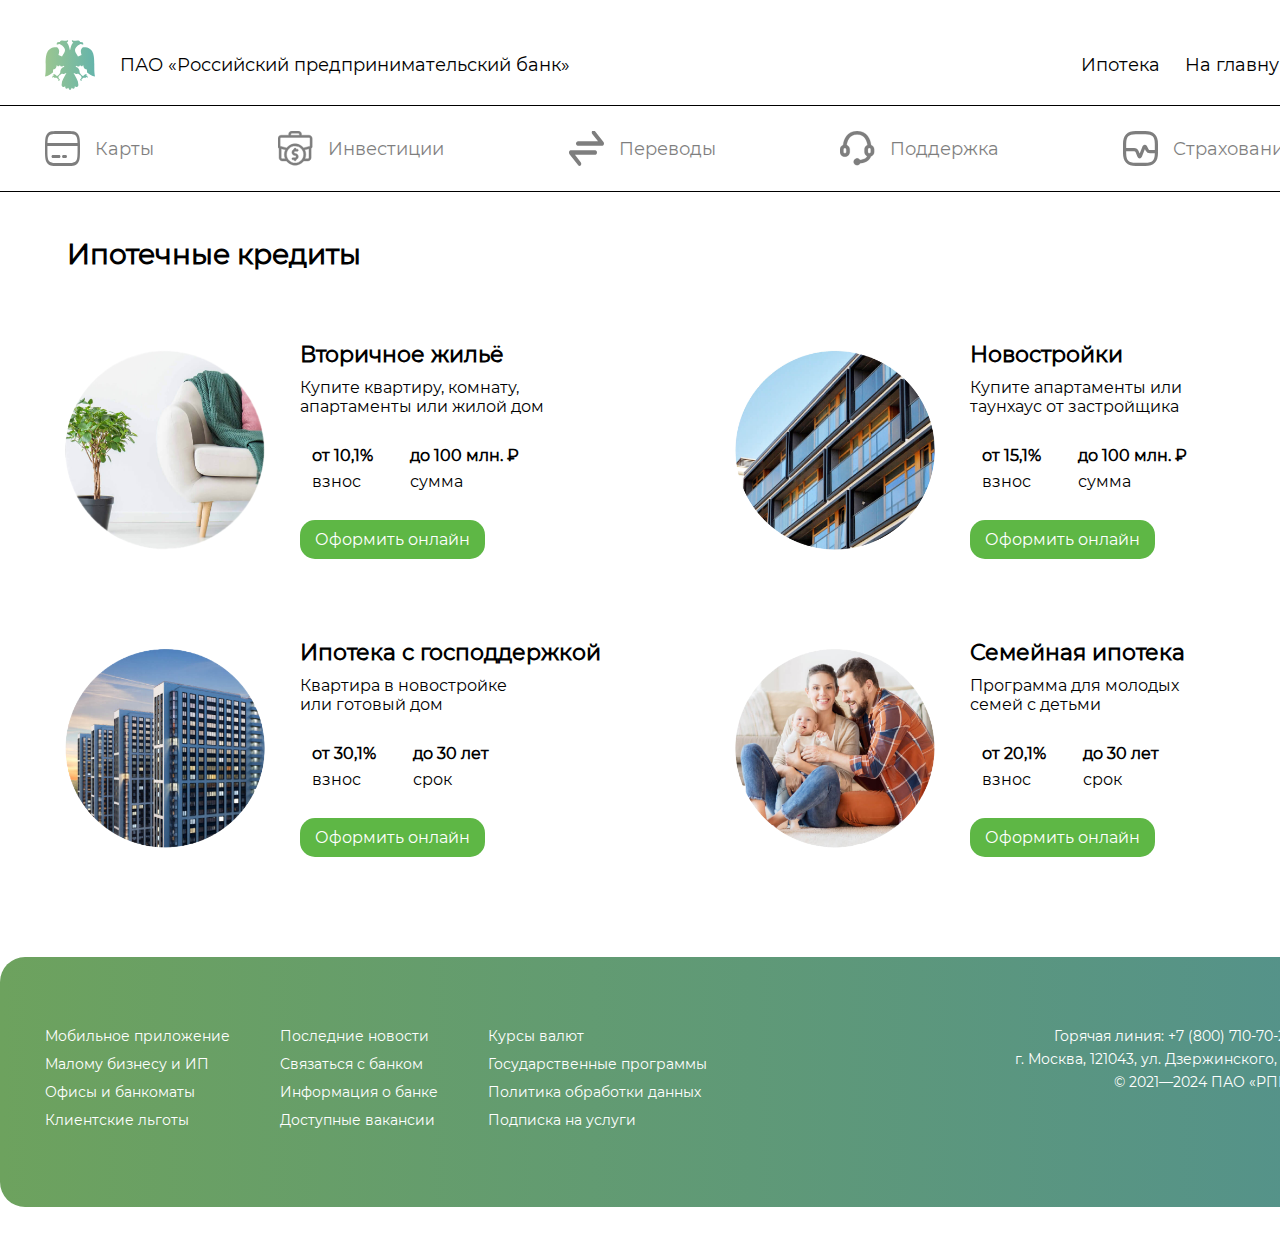
<file: bank/pages/mortgage.html>
<!DOCTYPE html>
<html lang="ru">

<head>
    <meta charset="UTF-8">
    <meta name="viewport" content="width=device-width, initial-scale=1.0">
    <title>Банк РПБ</title>
    <link rel="stylesheet" href="../styles/basic.css">
    <link rel="stylesheet" href="../styles/include.css">
    <link rel="stylesheet" href="../styles/for-pages/mortgage.css">
</head>

<body>

    <header class="bank-header">
        <nav class="header__nav">
            <ul class="nav__upper">
                <li class="nav__upper-item">
                    <a href="index.html" class="nav__upper-link">
                        <img class="nav__upper-logo" src="../assets/img/for-includes/header/logo.svg" alt="header-logo">

                        <p class="nav__upper-naming">ПАО «Российский предпринимательский банк»</p>
                    </a>
                </li>

                <li class="nav__upper-item">
                    <p class="nav__upper-switch">Ипотека</p>
                    <a class="nav__upper-switch" href="index.html">На главную</a>
                </li>
            </ul>

            <ul class="nav__lower" style="border-bottom: 1px solid black;">
                <li class="nav__lower-item">
                    <a href="cards.html" class="nav__lower-link">
                        <img src="../assets/img/for-includes/header/icon-cards.svg" alt="item2" class="nav__lower-icon">
                        <p class="nav__lower-text">Карты</p>
                    </a>
                </li>

                <li class="nav__lower-item">
                    <a href="investments.html" class="nav__lower-link">
                        <img src="../assets/img/for-includes/header/icon-investments.svg" alt="item3"
                            class="nav__lower-icon">
                        <p class="nav__lower-text">Инвестиции</p>
                    </a>
                </li>

                <li class="nav__lower-item">
                    <a href="transactions.html" class="nav__lower-link">
                        <img src="../assets/img/for-includes/header/icon-transactions.svg" alt="item4"
                            class="nav__lower-icon">
                        <p class="nav__lower-text">Переводы</p>
                    </a>
                </li>

                <li class="nav__lower-item">
                    <div href="support.html" class="nav__lower-link">
                        <img src="../assets/img/for-includes/header/icon-support.svg" alt="item5"
                            class="nav__lower-icon">
                        <p class="nav__lower-text">Поддержка</p>
                    </div>
                </li>

                <li class="nav__lower-item">
                    <div href="insurance.html" class="nav__lower-link">
                        <img src="../assets/img/for-includes/header/icon-insurance.svg" alt="item6"
                            class="nav__lower-icon">
                        <p class="nav__lower-text">Страхование</p>
                    </div>
                </li>
            </ul>
        </nav>
    </header>

    <main class="mortgage-main">
        <article class="miniature">
            <h1 class="miniature__header">Ипотечные кредиты</h1>

            <!-- <div class="miniature__content-wrapper">
                <div class="miniature__content"></div>
            </div> -->
        </article>

        <article class="catalog">
            <div class="offer">
                <img src="../assets/img/for-pages/mortgage/offer-first-icon.png" alt="icon" class="offer__icon">

                <div class="offer__content">
                    <h1 class="offer__header">Вторичное жильё</h1>
                    <p class="offer__descr">Купите квартиру, комнату, апартаменты или жилой дом</p>

                    <table class="offer__table">
                        <tr>
                            <th>от 10,1%</th>
                            <th>до 100 млн. ₽</th>
                        </tr>

                        <tr>
                            <td>взнос</td>
                            <td>сумма</td>
                        </tr>
                    </table>

                    <div class="offer__btns-wrapper">
                        <button class="offer__submit">Оформить онлайн</button>

                        <div class="offer__more-wrapper">
                            <p class="offer__more-text">Подробнее</p>
                            <img src="../assets/img/for-pages/index/calc-link-icon.svg" alt="icon"
                                class="offer__more-icon">
                        </div>
                    </div>
                </div>
            </div>

            <div class="offer offer-reverse">
                <img src="../assets/img/for-pages/mortgage/offer-second-icon.png" alt="icon"
                    class="offer__icon offer__icon-reverse">

                <div class="offer__content">
                    <h1 class="offer__header">Новостройки</h1>
                    <p class="offer__descr">Купите апартаменты или таунхаус от застройщика</p>

                    <table class="offer__table">
                        <tr>
                            <th>от 15,1%</th>
                            <th>до 100 млн. ₽</th>
                        </tr>

                        <tr>
                            <td>взнос</td>
                            <td>сумма</td>
                        </tr>
                    </table>

                    <div class="offer__btns-wrapper">
                        <button class="offer__submit">Оформить онлайн</button>

                        <div class="offer__more-wrapper">
                            <p class="offer__more-text">Подробнее</p>
                            <img src="../assets/img/for-pages/index/calc-link-icon.svg" alt="icon"
                                class="offer__more-icon">
                        </div>
                    </div>
                </div>
            </div>

            <div class="offer">
                <img src="../assets/img/for-pages/mortgage/offer-third-icon.png" alt="icon" class="offer__icon">

                <div class="offer__content">
                    <h1 class="offer__header">Ипотека с господдержкой</h1>
                    <p class="offer__descr">Квартира в новостройке <br> или готовый дом</p>

                    <table class="offer__table">
                        <tr>
                            <th>от 30,1%</th>
                            <th>до 30 лет</th>
                        </tr>

                        <tr>
                            <td>взнос</td>
                            <td>срок</td>
                        </tr>
                    </table>

                    <div class="offer__btns-wrapper">
                        <button class="offer__submit">Оформить онлайн</button>

                        <div class="offer__more-wrapper">
                            <p class="offer__more-text">Подробнее</p>
                            <img src="../assets/img/for-pages/index/calc-link-icon.svg" alt="icon"
                                class="offer__more-icon">
                        </div>
                    </div>
                </div>
            </div>

            <div class="offer offer-reverse">
                <img src="../assets/img/for-pages/mortgage/offer-fourth-icon.png" alt="icon"
                    class="offer__icon offer__icon-reverse">

                <div class="offer__content">
                    <h1 class="offer__header">Семейная ипотека</h1>
                    <p class="offer__descr">Программа для молодых семей с детьми</p>

                    <table class="offer__table">
                        <tr>
                            <th>от 20,1%</th>
                            <th>до 30 лет</th>
                        </tr>

                        <tr>
                            <td>взнос</td>
                            <td>срок</td>
                        </tr>
                    </table>

                    <div class="offer__btns-wrapper">
                        <button class="offer__submit">Оформить онлайн</button>

                        <div class="offer__more-wrapper">
                            <p class="offer__more-text">Подробнее</p>
                            <img src="../assets/img/for-pages/index/calc-link-icon.svg" alt="icon"
                                class="offer__more-icon">
                        </div>
                    </div>
                </div>
            </div>
        </article>
    </main>



    <footer class="bank-footer">
        <div class="footer__links-wrapper">
            <ul class="footer__links-list">
                <li class="footer__link"><a href="#">Мобильное приложение</a></li>
                <li class="footer__link"><a href="#">Малому бизнесу и ИП</a></li>
                <li class="footer__link"><a href="#">Офисы и банкоматы</a></li>
                <li class="footer__link"><a href="#">Клиентские льготы</a></li>
            </ul>

            <ul class="footer__links-list">
                <li class="footer__link"><a href="#">Последние новости</a></li>
                <li class="footer__link"><a href="#">Связаться с банком</a></li>
                <li class="footer__link"><a href="#">Информация о банке</a></li>
                <li class="footer__link"><a href="#">Доступные вакансии</a></li>
            </ul>

            <ul class="footer__links-list">
                <li class="footer__link"><a href="#">Курсы валют</a></li>
                <li class="footer__link"><a href="#">Государственные программы</a></li>
                <li class="footer__link"><a href="#">Политика обработки данных</a></li>
                <li class="footer__link"><a href="#">Подписка на услуги</a></li>
            </ul>
        </div>

        <div class="footer__contacts-wrapper">
            <ul class="footer__contacts">
                <li>Горячая линия: +7 (800) 710-70-20</li>
                <li>г. Москва, 121043, ул. Дзержинского, 19</li>
                <li>© 2021—2024 ПАО «РПБ»</li>
            </ul>
        </div>
    </footer>

</body>

</html>
</file>
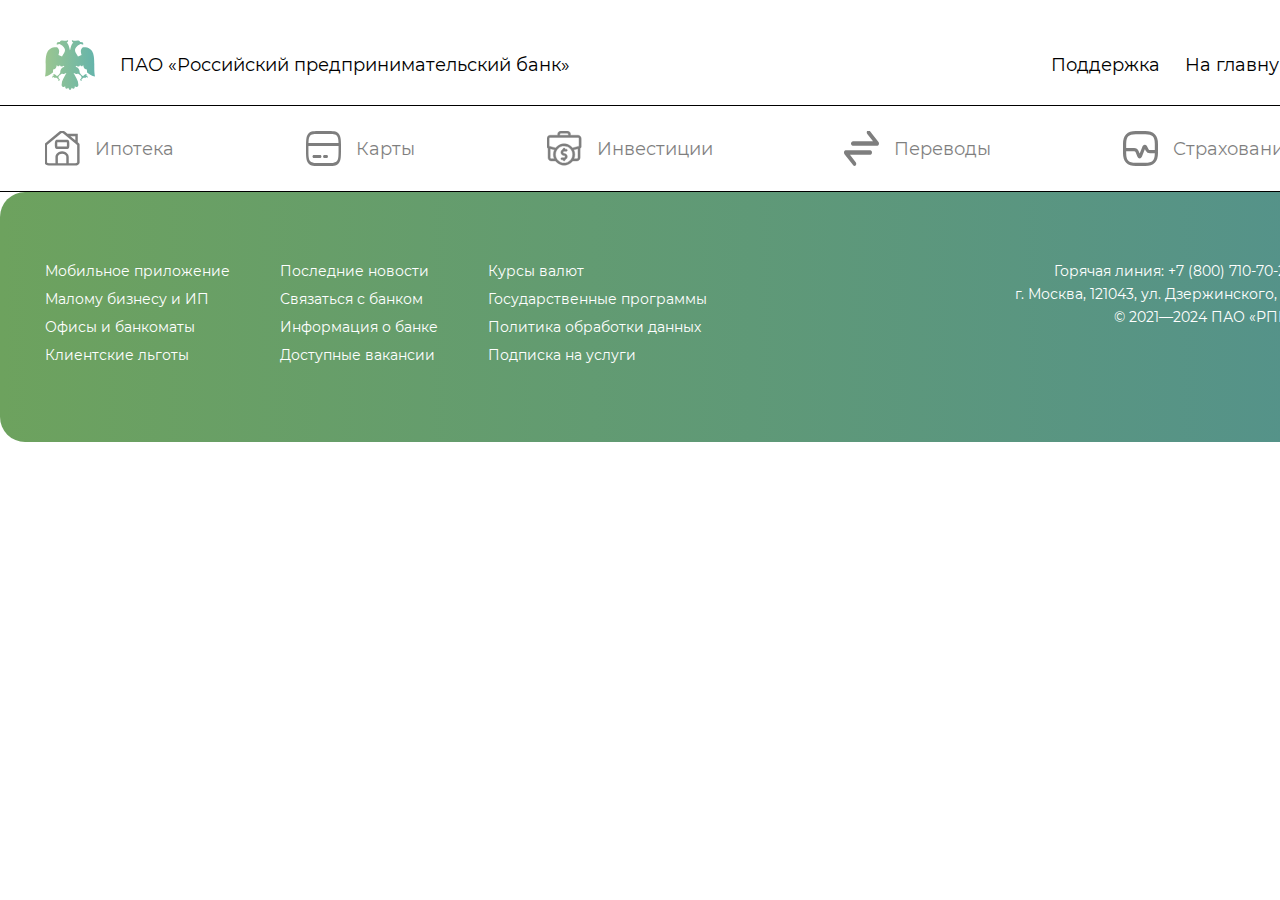
<file: bank/pages/support.html>
<!DOCTYPE html>
<html lang="ru">

<head>
    <meta charset="UTF-8">
    <meta name="viewport" content="width=device-width, initial-scale=1.0">
    <title>Банк РПБ</title>
    <link rel="stylesheet" href="../styles/basic.css">
    <link rel="stylesheet" href="../styles/include.css">
    <link rel="stylesheet" href="../styles/for-pages/index.css">
</head>

<body>

    <header class="bank-header">

        <nav class="header__nav">
            <ul class="nav__upper">
                <li class="nav__upper-item">
                    <a href="index.html" class="nav__upper-link">
                        <img class="nav__upper-logo" src="../assets/img/for-includes/header/logo.svg" alt="header-logo">

                        <p class="nav__upper-naming">ПАО «Российский предпринимательский банк»</p>
                    </a>
                </li>

                <li class="nav__upper-item">
                    <p class="nav__upper-switch">Поддержка</p>
                    <a class="nav__upper-switch" href="index.html">На главную</a>
                </li>
            </ul>

            <ul class="nav__lower" style="border-bottom: 1px solid black;">
                <li class="nav__lower-item">
                    <a href="mortgage.html" class="nav__lower-link">
                        <img src="../assets/img/for-includes/header/icon-mortgage.svg" alt="item1" class="nav__lower-icon">
                        <p class="nav__lower-text">Ипотека</p>
                    </a>
                </li>

                <li class="nav__lower-item">
                    <a href="cards.html" class="nav__lower-link">
                        <img src="../assets/img/for-includes/header/icon-cards.svg" alt="item2" class="nav__lower-icon">
                        <p class="nav__lower-text">Карты</p>
                    </a>
                </li>

                <li class="nav__lower-item">
                    <a href="investments.html" class="nav__lower-link">
                        <img src="../assets/img/for-includes/header/icon-investments.svg" alt="item3" class="nav__lower-icon">
                        <p class="nav__lower-text">Инвестиции</p>
                    </a>
                </li>

                <li class="nav__lower-item">
                    <a href="transactions.html" class="nav__lower-link">
                        <img src="../assets/img/for-includes/header/icon-transactions.svg" alt="item4" class="nav__lower-icon">
                        <p class="nav__lower-text">Переводы</p>
                    </a>
                </li>

                <li class="nav__lower-item">
                    <a href="insurance.html" class="nav__lower-link">
                        <img src="../assets/img/for-includes/header/icon-insurance.svg" alt="item6" class="nav__lower-icon">
                        <p class="nav__lower-text">Страхование</p>
                    </a>
                </li>
            </ul>
        </nav>

    </header>

    <footer class="bank-footer">
        <div class="footer__links-wrapper">
            <ul class="footer__links-list">
                <li class="footer__link"><a href="#">Мобильное приложение</a></li>
                <li class="footer__link"><a href="#">Малому бизнесу и ИП</a></li>
                <li class="footer__link"><a href="#">Офисы и банкоматы</a></li>
                <li class="footer__link"><a href="#">Клиентские льготы</a></li>
            </ul>

            <ul class="footer__links-list">
                <li class="footer__link"><a href="#">Последние новости</a></li>
                <li class="footer__link"><a href="#">Связаться с банком</a></li>
                <li class="footer__link"><a href="#">Информация о банке</a></li>
                <li class="footer__link"><a href="#">Доступные вакансии</a></li>
            </ul>

            <ul class="footer__links-list">
                <li class="footer__link"><a href="#">Курсы валют</a></li>
                <li class="footer__link"><a href="#">Государственные программы</a></li>
                <li class="footer__link"><a href="#">Политика обработки данных</a></li>
                <li class="footer__link"><a href="#">Подписка на услуги</a></li>
            </ul>
        </div>

        <div class="footer__contacts-wrapper">
            <ul class="footer__contacts">
                <li>Горячая линия: +7 (800) 710-70-20</li>
                <li>г. Москва, 121043, ул. Дзержинского, 19</li>
                <li>© 2021—2024 ПАО «РПБ»</li>
            </ul>
        </div>
    </footer>

    <script src="../script/main.js"></script>
</body>

</html>
</file>
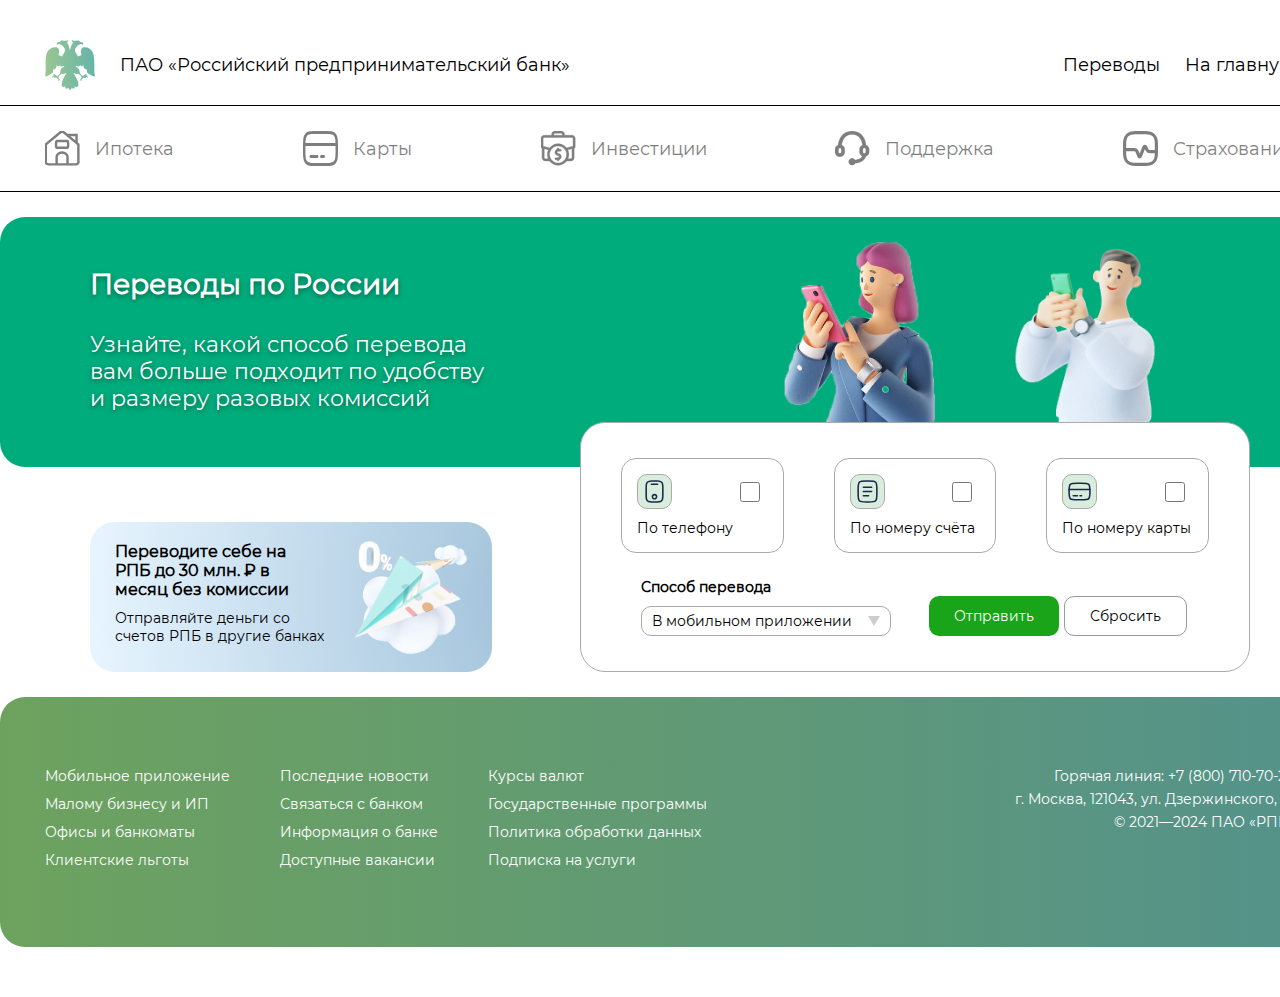
<file: bank/pages/transactions.html>
<!DOCTYPE html>
<html lang="ru">

<head>
    <meta charset="UTF-8">
    <meta name="viewport" content="width=device-width, initial-scale=1.0">
    <title>Банк РПБ</title>
    <link rel="stylesheet" href="../styles/basic.css">
    <link rel="stylesheet" href="../styles/include.css">
    <link rel="stylesheet" href="../styles/for-pages/transactions.css">
</head>

<body>

    <header class="bank-header">

        <nav class="header__nav">
            <ul class="nav__upper">
                <li class="nav__upper-item">
                    <a href="index.html" class="nav__upper-link">
                        <img class="nav__upper-logo" src="../assets/img/for-includes/header/logo.svg" alt="header-logo">

                        <p class="nav__upper-naming">ПАО «Российский предпринимательский банк»</p>
                    </a>
                </li>

                <li class="nav__upper-item">
                    <p class="nav__upper-switch">Переводы</p>
                    <a class="nav__upper-switch" href="index.html">На главную</a>
                </li>
            </ul>

            <ul class="nav__lower" style="border-bottom: 1px solid black;">
                <li class="nav__lower-item">
                    <a href="mortgage.html" class="nav__lower-link">
                        <img src="../assets/img/for-includes/header/icon-mortgage.svg" alt="item1"
                            class="nav__lower-icon">
                        <p class="nav__lower-text">Ипотека</p>
                    </a>
                </li>

                <li class="nav__lower-item">
                    <a href="cards.html" class="nav__lower-link">
                        <img src="../assets/img/for-includes/header/icon-cards.svg" alt="item2" class="nav__lower-icon">
                        <p class="nav__lower-text">Карты</p>
                    </a>
                </li>

                <li class="nav__lower-item">
                    <a href="investments.html" class="nav__lower-link">
                        <img src="../assets/img/for-includes/header/icon-investments.svg" alt="item3"
                            class="nav__lower-icon">
                        <p class="nav__lower-text">Инвестиции</p>
                    </a>
                </li>

                <li class="nav__lower-item">
                    <div href="support.html" class="nav__lower-link">
                        <img src="../assets/img/for-includes/header/icon-support.svg" alt="item5"
                            class="nav__lower-icon">
                        <p class="nav__lower-text">Поддержка</p>
                    </div>
                </li>

                <li class="nav__lower-item">
                    <div href="insurance.html" class="nav__lower-link">
                        <img src="../assets/img/for-includes/header/icon-insurance.svg" alt="item6"
                            class="nav__lower-icon">
                        <p class="nav__lower-text">Страхование</p>
                    </div>
                </li>
            </ul>
        </nav>
    </header>

    <main class="trans-main">
        <article class="miniature">
            <h1 class="miniature__header">Переводы по России</h1>
            <p class="miniature__descr">Узнайте, какой способ перевода вам больше подходит по удобству и размеру разовых
                комиссий</p>

            <img src="../assets/img/for-pages/transactions/miniature-teaser.png" alt="img" class="miniature__img">
            <img src="../assets/img/for-pages/transactions/miniature-teaser-woman.png" alt="img"
                class="miniature__img miniature__img-woman">
        </article>

        <article class="menu">
            <form class="menu-form">
                <div class="menu-list">
                    <label for="tranTel" class="menu-item">
                        <div class="menu-item__icon">
                            <img src="../assets/img/for-pages/transactions/menu-tel-icon.svg" alt="icon"
                                class="menu-item__icon-path">
                        </div>

                        <p class="menu-item__text">По телефону</p>
                        <input type="checkbox" id="tranTel" class="menu-item__thumb">
                    </label>

                    <label for="tranBill" class="menu-item">
                        <div class="menu-item__icon">
                            <img src="../assets/img/for-pages/transactions/menu-bill-icon.svg" alt="icon"
                                class="menu-item__icon-path">
                        </div>

                        <p class="menu-item__text">По номеру счёта</p>

                        <input type="checkbox" id="tranBill" class="menu-item__thumb">
                    </label>

                    <label for="tranCard" class="menu-item">
                        <div class="menu-item__icon">
                            <img src="../assets/img/for-pages/transactions/menu-card-icon.svg" alt="icon"
                                class="menu-item__icon-path">
                        </div>

                        <p class="menu-item__text">По номеру карты</p>

                        <input type="checkbox" id="tranCard" class="menu-item__thumb">
                    </label>
                </div>
            </form>

            <div class="menu-selector">
                <div class="selector__list-wrapper">
                    <p class="selector__sign">Способ перевода</p>

                    <div class="dropdown">
                        <div class="dropdown__background"></div>

                        <button class="dropdown__btn">В мобильном приложении</button>

                        <ul class="dropdown__list">
                            <li class="dropdown__list-item" data-value="office">В офисе банка</li>
                            <li class="dropdown__list-item" data-value="website">На веб-сайте</li>
                            <li class="dropdown__list-item" data-value="terminal">В банкомате</li>
                        </ul>

                        <input type="text" value="" class="dropdown__input-hidden" disabled>
                    </div>
                </div>

                <div class="selector__inputs">
                    <input type="submit" value="Отправить" class="selector__submit">
                    <input type="reset" value="Сбросить" class="selector__reset">
                </div>
            </div>

        </article>

        <article class="side-menu" onmouseover="this.classList.add('shaking')"
            onanimationend="this.classList.remove('shaking')">
            <h1 class="side-menu__text">Переводите себе на РПБ до 30 млн. ₽ в месяц без комиссии</h1>
            <p class="side-menu__subtext">Отправляйте деньги со счетов РПБ в другие банках</p>
            <img src="../assets/img/for-pages/transactions/small-banner.png" alt="icon" class="side-menu__img">
        </article>

        <!-- <article class="more">
            <h1 class="more__header">Полезно знать</h1>

            <div class="more__items-list">
                <div class="more__item">
                    <img src="../assets/img/for-pages/transactions/small-banner.png" alt="icon" class="more__item-icon">
                    <p class="more__item-text">Переводы за рубеж</p>
                </div>

                <div class="more__item">
                    <img src="../assets/img/for-pages/transactions/small-banner.png" alt="icon" class="more__item-icon">
                    <p class="more__item-text">Автопереводы себе</p>
                </div>

                <div class="more__item">
                    <img src="../assets/img/for-pages/transactions/small-banner.png" alt="icon" class="more__item-icon">
                    <p class="more__item-text">Погашение кредитов других банков</p>
                </div>
            </div>
        </article> -->
    </main>

    <footer class="bank-footer">
        <div class="footer__links-wrapper">
            <ul class="footer__links-list">
                <li class="footer__link"><a href="#">Мобильное приложение</a></li>
                <li class="footer__link"><a href="#">Малому бизнесу и ИП</a></li>
                <li class="footer__link"><a href="#">Офисы и банкоматы</a></li>
                <li class="footer__link"><a href="#">Клиентские льготы</a></li>
            </ul>

            <ul class="footer__links-list">
                <li class="footer__link"><a href="#">Последние новости</a></li>
                <li class="footer__link"><a href="#">Связаться с банком</a></li>
                <li class="footer__link"><a href="#">Информация о банке</a></li>
                <li class="footer__link"><a href="#">Доступные вакансии</a></li>
            </ul>

            <ul class="footer__links-list">
                <li class="footer__link"><a href="#">Курсы валют</a></li>
                <li class="footer__link"><a href="#">Государственные программы</a></li>
                <li class="footer__link"><a href="#">Политика обработки данных</a></li>
                <li class="footer__link"><a href="#">Подписка на услуги</a></li>
            </ul>
        </div>

        <div class="footer__contacts-wrapper">
            <ul class="footer__contacts">
                <li>Горячая линия: +7 (800) 710-70-20</li>
                <li>г. Москва, 121043, ул. Дзержинского, 19</li>
                <li>© 2021—2024 ПАО «РПБ»</li>
            </ul>
        </div>
    </footer>

    <script src="../script/transactions.js"></script>
</body>

</html>
</file>
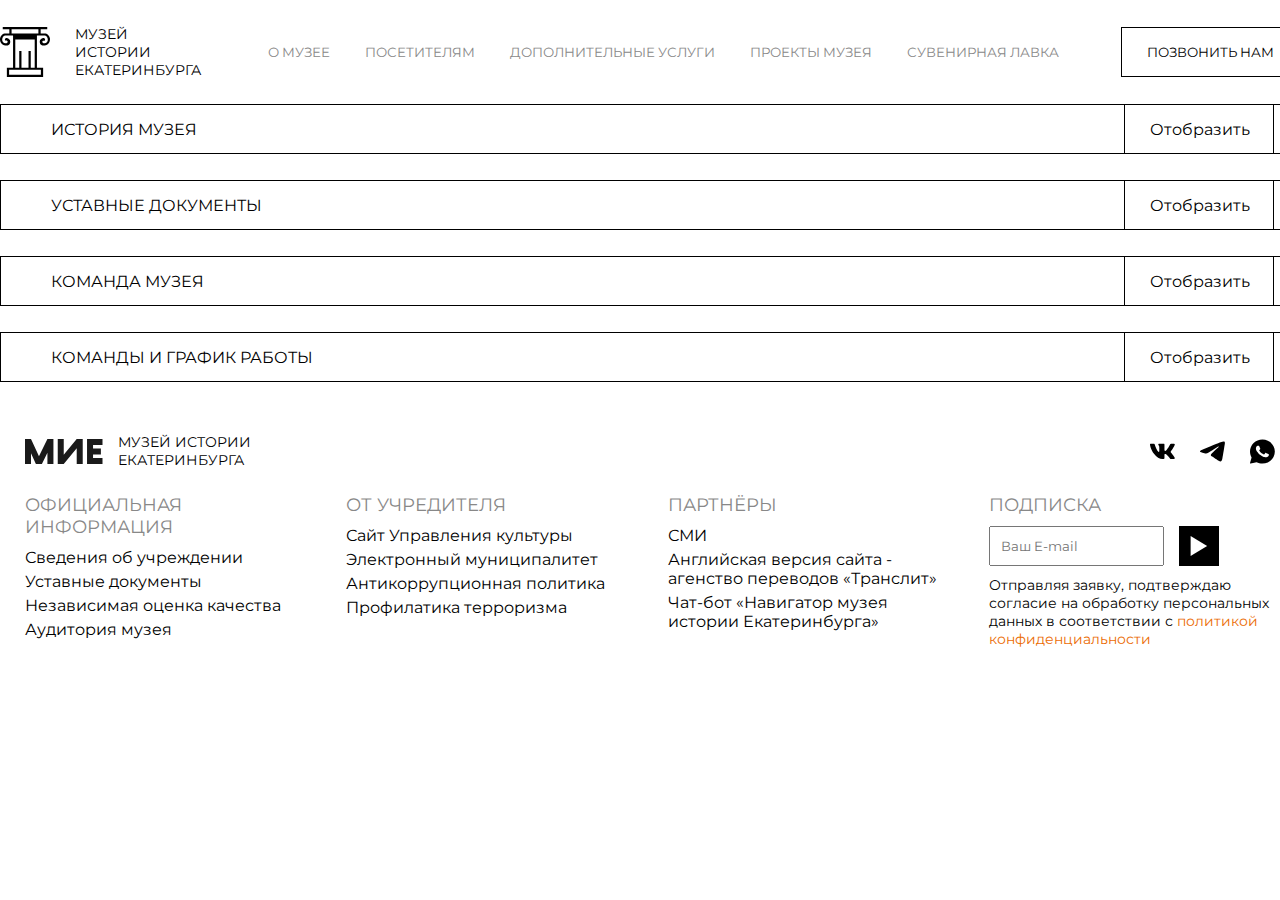
<file: museum/pages/about.html>
<!DOCTYPE html>
<html lang="en">
<head>
    <meta charset="UTF-8">
    <meta name="viewport" content="width=device-width, initial-scale=1.0">
    <title>История МИЕ</title>
    <link rel="stylesheet" href="../styles/main.css">
</head>
<body>

    <header class="museum-header">
        <div class="header__branding">
            <img src="../img/header/museum-logo.svg" alt="header logo" class="header__branding-logo">
            <p class="header__branding-name">МУЗЕЙ ИСТОРИИ ЕКАТЕРИНБУРГА</p>
        </div>

        <nav class="header__nav">
            <ul class="nav__static-items-wrapper">
                <li class="nav__static-item"><button class="nav__static-btn" id="about">О МУЗЕЕ</button></li>
                <li class="nav__static-item"><button class="nav__static-btn" id="to-visitors">ПОСЕТИТЕЛЯМ</button></li>
                <li class="nav__static-item"><button class="nav__static-btn" id="services">ДОПОЛНИТЕЛЬНЫЕ УСЛУГИ</button></li>
                <li class="nav__static-item"><button class="nav__static-btn" id="projects">ПРОЕКТЫ МУЗЕЯ</button></li>
                <li class="nav__static-item"><button class="nav__static-btn" id="merchandise">СУВЕНИРНАЯ ЛАВКА</button></li>
            </ul>

            <ul class="nav__dropdown-menu">
                <ul class="nav__dropdown-items-wrapper" id="about">
                    <a href="index.htmlz"><li class="nav__dropdown-item">История</li></a>
                    <a href="#"><li class="nav__dropdown-item">Уставные документы</li></a>
                    <a href="#"><li class="nav__dropdown-item">Наш состав</li></a>
                    <a href="#"><li class="nav__dropdown-item">Контакты и график работы</li></a>
                    <a href="#"><li class="nav__dropdown-item">Коллекции</li></a>
                </ul>

                <ul class="nav__dropdown-items-wrapper" id="to-visitors">
                    <a href="#"><li class="nav__dropdown-item">Выставки</li></a>
                    <a href="#"><li class="nav__dropdown-item">Условия посещения</li></a>
                    <a href="#"><li class="nav__dropdown-item">Детские групповые занятия</li></a>
                    <a href="#"><li class="nav__dropdown-item">Экскурсии по экспозициям</li></a>
                </ul>

                <ul class="nav__dropdown-items-wrapper" id="services">
                    <a href="#"><li class="nav__dropdown-item">Организация мероприятий</li></a>
                    <a href="#"><li class="nav__dropdown-item">Археологические исследования</li></a>
                    <a href="#"><li class="nav__dropdown-item">Корпоративные программы</li></a>
                </ul>

                <ul class="nav__dropdown-items-wrapper" id="projects">
                    <a href="#"><li class="nav__dropdown-item">Для детей и взрослых</li></a>
                    <a href="#"><li class="nav__dropdown-item">Архивные</li></a>
                    <a href="#"><li class="nav__dropdown-item">Эксклюзивные материалы</li></a>
                    <a href="#"><li class="nav__dropdown-item">Татищевская библиотека</li></a>
                </ul>

                <ul class="nav__dropdown-items-wrapper" id="merchandise">
                    <a href="#"><li class="nav__dropdown-item">Путеводители</li></a>
                    <a href="#"><li class="nav__dropdown-item">Народные книги</li></a>
                    <a href="#"><li class="nav__dropdown-item">Канцелярские товары и декор</li></a>
                    <a href="#"><li class="nav__dropdown-item">Одежда и аксессуары</li></a>
                </ul>
            </ul>
        </nav>

        <button class="header__contacts">ПОЗВОНИТЬ НАМ</button>
    </header>

    <main class="about-main">
        <div class="about-main__menu">

            <div class="about-main__menu-item">
                <div class="about-main__visible-items">
                    <h1 class="about-main__menu-header">ИСТОРИЯ МУЗЕЯ</h1>
                    <button class="about-main__menu-btn" id="about1">Отобразить</button>
                </div>

                <div class="about-main__hidden-items" id="about1">
                    <div class="about-main__hidden-item">
                        <img src="../img/about-history/item-1.jfif">
                        <p>1983 г. - открытие</p>
                    </div>

                    <div class="about-main__hidden-item">
                        <img src="../img/about-history/item-2.jfif">
                        <p>2001 г. - бал</p>
                    </div>

                    <div class="about-main__hidden-item">
                        <img src="../img/about-history/item-3.jfif">
                        <p>2011 г. - ремонт и переоткрытие</p>
                    </div>
                </div>
            </div>

            <div class="about-main__menu-item">
                <div class="about-main__visible-items">
                    <h1 class="about-main__menu-header">УСТАВНЫЕ ДОКУМЕНТЫ</h1>
                    <button class="about-main__menu-btn" id="about2">Отобразить</button>
                </div>

                <div class="about-main__hidden-items" id="about2">
                    <ul>
                        <li>Устав МАУК МИЕ</li>
                        <li>Изменения в Устав от 2016 г.</li>
                        <li>Изменения в Устав от 2018 г.</li>
                        <li>Изменения в Устав от 2023 г.</li>
                    </ul>

                    <ul>
                        <li>Свидетельство о государственной регистрации юридического лица</li>
                        <li>Положение о предоставлении льгот отдельным категориям посетителей</li>
                        <li>Калькуляция стоимости посещения музеев МБУК «Музей истории Екатеринбурга»</li>
                        <li>Приказ о внесении изменений в перечень и тарифы платных услуг МБУК «Музей истории Екатеринбурга»</li>
                    </ul>

                    <ul>
                        <li>Приказ об учетной политике на 2019 год</li>
                        <li>Письмо-уведомление о невозможности заключения контракта</li>
                        <li>Положение о закупках от 07.07.2022</li>
                        <li>Приказ о составе комиссии по противодействию коррупции</li>
                    </ul>
                </div>
            </div>

            <div class="about-main__menu-item">
                <div class="about-main__visible-items">
                    <h1 class="about-main__menu-header">КОМАНДА МУЗЕЯ</h1>
                    <button class="about-main__menu-btn" id="about3">Отобразить</button>
                </div>

                <div class="about-main__hidden-items persons" id="about3">
                    <div class="about-main__hidden-item-persons">
                        <img src="../img/about-history/item-1.jfif">
                        <p>Сергеева А.Д., уборщица, +79092422424</p>
                    </div>

                    <div class="about-main__hidden-item-persons">
                        <img src="../img/about-history/item-1.jfif">
                        <p>Сергеева А.Д., уборщица, +79092422424</p>
                    </div>

                    <div class="about-main__hidden-item-persons">
                        <img src="../img/about-history/item-1.jfif">
                        <p>Сергеева А.Д., уборщица, +79092422424</p>
                    </div>

                    <div class="about-main__hidden-item-persons">
                        <img src="../img/about-history/item-1.jfif">
                        <p>Сергеева А.Д., уборщица, +79092422424</p>
                    </div>

                    <div class="about-main__hidden-item-persons">
                        <img src="../img/about-history/item-1.jfif">
                        <p>Сергеева А.Д., уборщица, +79092422424</p>
                    </div>

                    <div class="about-main__hidden-item-persons">
                        <img src="../img/about-history/item-1.jfif">
                        <p>Сергеева А.Д., уборщица, +79092422424</p>
                    </div>

                    <div class="about-main__hidden-item-persons">
                        <img src="../img/about-history/item-1.jfif">
                        <p>Сергеева А.Д., уборщица, +79092422424</p>
                    </div>

                    <div class="about-main__hidden-item-persons">
                        <img src="../img/about-history/item-1.jfif">
                        <p>Сергеева А.Д., уборщица, +79092422424</p>
                    </div>

                    <div class="about-main__hidden-item-persons">
                        <img src="../img/about-history/item-1.jfif">
                        <p>Сергеева А.Д., уборщица, +79092422424</p>
                    </div>

                    <div class="about-main__hidden-item-persons">
                        <img src="../img/about-history/item-1.jfif">
                        <p>Сергеева А.Д., уборщица, +79092422424</p>
                    </div>
                </div>
            </div>

            <div class="about-main__menu-item">
                <div class="about-main__visible-items">
                    <h1 class="about-main__menu-header">КОМАНДЫ И ГРАФИК РАБОТЫ</h1>
                    <button class="about-main__menu-btn" id="about4">Отобразить</button>
                </div>

                <div class="about-main__hidden-items" id="about4">
                    <div class="about-main__hidden-item">
                        <img src="../img/about-history/item-1.jfif">
                        <img src="../img/about-history/item-1.jfif">
                        <img src="../img/about-history/item-1.jfif">

                        <div class="fucking-useless-container">
                            <div class="fucking-text">
                                <p>Телефон: +7 (902) 245-01-63</p>
                                <p>Почта: museum@mail.ru</p>
                                <p>Режим работы: 08:00 - 18:00</p>
                            </div>

                            <button class="fucking-btn">Купить билет</button>
                        </div>
                    </div>
                </div>
            </div>
        </div>

        <div class="about__popup-background"> 
            <form class="about__popup-form">
                <div class="for-ticket">

                <div class="fucking-hell">
                    <img src="../img/about-history/cross.svg" class="about__close-popup">
                    <label>
                        <input type="text">
                        <div class="about__popup-text">
                            ФИО
                        </div>
                    </label>
    
                    <label>
                        <input type="email">
                        <div class="about__popup-text">
                            Почта
                        </div>
                    </label>
    
                    <label>
                        <input type="tel">
                        <div class="about__popup-text">
                            Телефон
                        </div>
                    </label>
                    
                    <label>
                        <input type="text">
                        <div class="about__popup-text">
                            Номер карты
                        </div>
                    </label>
    
                    <label>
                        <input type="date">
                        <div class="about__popup-text">
                            Дата действия карты
                        </div>
                    </label>
    
                    <label>
                        <input type="text">
                        <div class="about__popup-text">
                            CVC
                        </div>
                    </label>
    
                    <label>
                        <div class="about__popup-text" style="color: black;">К оплате: 800 рублей</div>
                    </label>
                    <button type="submit">ПРОДОЛЖИТЬ ПОКУПКУ</button>
                </div>
            </form>
        </div>  
    </main>

    <footer class="museum-footer">
        <div class="footer__trademarks">
            <div class="footer__branding">
                <img src="../img/footer/museum-logo.svg" alt="" class="footer__branding-logo">
                <h1 class="footer__branding-name">МУЗЕЙ ИСТОРИИ <br> ЕКАТЕРИНБУРГА</h1>
            </div>

            <ul class="footer__socials">
                <li class="footer__socials-item"><a href="#"><img class="footer__socials-item-preview" src="../img/footer/vk-logo.svg" alt="vk-icon"></a></li>
                <li class="footer__socials-item"><a href="#"><img class="footer__socials-item-preview" src="../img/footer/tg-logo.svg" alt="tg-icon"></a></li>
                <li class="footer__socials-item"><a href="#"><img class="footer__socials-item-preview" src="../img/footer/wa-logo.svg" alt="wa-icon"></a></li>
            </ul>
        </div>

        <div class="footer__materials-wrapper">
            <ul class="footer__materials-column">
                <li class="footer__material-item">
                    <h1 class="footer__material-header">ОФИЦИАЛЬНАЯ ИНФОРМАЦИЯ</h1>
                </li>

                <li class="footer__material-item"><a href="#">Сведения об учреждении</a></li>
                <li class="footer__material-item"><a href="#">Уставные документы</a></li>
                <li class="footer__material-item"><a href="#">Независимая оценка качества</a></li>
                <li class="footer__material-item"><a href="#">Аудитория музея</a></li>
            </ul>

            <ul class="footer__materials-column">
                <li class="footer__material-item">
                    <h1 class="footer__material-header">ОТ УЧРЕДИТЕЛЯ</h1>
                </li>

                <li class="footer__material-item"><a href="#">Сайт Управления культуры</a></li>
                <li class="footer__material-item"><a href="#">Электронный муниципалитет</a></li>
                <li class="footer__material-item"><a href="#">Антикоррупционная политика</a></li>
                <li class="footer__material-item"><a href="#">Профилатика терроризма</a></li>
            </ul>

            <ul class="footer__materials-column">
                <li class="footer__material-item">
                    <h1 class="footer__material-header">ПАРТНЁРЫ</h1>
                </li>

                <li class="footer__material-item"><a href="#">СМИ</a></li>
                <li class="footer__material-item"><a href="#">Английская версия сайта - <br> агенство переводов «Транслит»
                </a></li>
                <li class="footer__material-item"><a href="#">Чат-бот «Навигатор музея <br> истории Екатеринбурга»
                </a></li>
            </ul>

            <ul class="footer__materials-column">
                <li class="footer__material-item">
                    <h1 class="footer__material-header">ПОДПИСКА</h1>
                </li>

                <li class="footer__material-item">
                    <form>
                        <input type="text" placeholder="Ваш E-mail">
                        <button class="footer__submit-btn">
                            <img src="../img/footer/arrow.svg" alt="hope you die">
                        </button>
                    </form>
                </li>

                <li class="footer__material-item" style="font-size: 14px; margin-top: 10px;"><a href="#">Отправляя заявку, подтверждаю <br> согласие на обработку персональных <br> данных в соответствии с <span style="color: #eb6b03;">политикой <br> конфиденциальности</span></a></li>
            </ul>
        </div>
    </footer>
    
    <script src="../script/main.js"></script>
</body>
</html>
</file>
<file: assets/styles/index.css>
*, *::after, *::before {
    margin: 0;
    padding: 0;
    user-select: none;
    font-family: Montserrat;
}

:root {
    --original-transition: 0.5s ease-in-out;
    --medium-transition: 0.25s ease-in-out;
    --fast-transition: 0.15s ease-in-out;
}

.app {
    width: 100vw;
    height: 100vh;
    background: #4C4C61;

    display: flex;
    justify-content: flex-end;
    align-items: center;

    overflow: hidden;
}



    
    .tasks-elements {
        opacity: 0;
        transition: var(--original-transition);
    }




    .tasks-container {
        width: 100%;
        height: 100vh;
        margin-top: 135px;
        padding: 135px;

        transition: var(--original-transition);
    }

        .header-any-tasks {
            margin-bottom: 50px;
            font-size: 36px;
            font-weight: 500;
            color: #DBDADA;

            transition: var(--original-transition);
            z-index: 3;
            position: relative;
            opacity: 0;
        }

        .header-any-tasks--hover {
            color: #fff;
            text-shadow: 0 0 2.5px #fff;
        }

        .tasks-elements {
            width: fit-content;
        }

            .task-element {
                display: flex;
                position: relative;
                width: fit-content;

                transition: var(--original-transition);
            }
                
                .task-checker {
                    margin-right: 50px;
                    position: relative;
                    appearance: none;
                }

                .task-checker::before {
                    content: '';
                    width: 30px;
                    height: 30px;
                    background: #59596B;
                    border: 4px solid #9494A3;
                    border-radius: 100%;
                    position: absolute;
                    top: 15px;

                    transition: var(--original-transition);
                }

                .task-checker:hover::before {
                    background: #48485A;
                }

                .task-checker:checked::before {
                    background: #48485A;
                }

                .task-body {
                    height: 85px;
                    position: relative;
                    transition: var(--original-transition);

                    overflow: hidden;
                }

                .task-body::before {
                    left: -5px;
                    top: -125px;
                    position: absolute;
                    content: '';
                    width: 415px;
                    height: 150px;
                    z-index: 1;
                    background: #4C4C61;
                    overflow: hidden;
                    z-index: 5;
                }

                    .task-body__title {
                        color: #DBDADA;
                        background: #59596B;
                        padding: 15px 25px;
                        border: 3px solid #9494A3;
                        border-radius: 15px;
                        font-weight: 500;
                        font-size: 24px;
                        width: 350px;

                        transition: var(--original-transition);

                        position: relative;
                        z-index: 5;
                    }

                    .task-body__title--done {
                        text-decoration: line-through;
                    }

                    /* .task-body__title::after {
                        transition: var(--original-transition);

                        content: '';
                        position: absolute;
                        top: 20px;
                        right: 25px;
                        width: 0;
                        height: 0;
                        border-top: 20px solid #9494A3;
                        border-left: 12.5px solid transparent;
                        border-right: 12.5px solid transparent;
                        border-bottom: 0;
                    } */

                    .task-body__title--special {
                        transition: var(--original-transition);
                    }

                    .task-body__title--special--rotated {
                        transition: var(--original-transition);
                    }

                    .task-body__title--special--rotated::after {
                        transform: rotate(-180deg);
                    }

                    .task-body__title--special::after {
                        opacity: 0.5;
                        transition: var(--original-transition);

                        content: '';
                        position: absolute;
                        top: 20px;
                        right: 25px;
                        width: 0;
                        height: 0;
                        border-top: 20px solid #9494A3;
                        border-left: 12.5px solid transparent;
                        border-right: 12.5px solid transparent;
                        border-bottom: 0;
                    }

                    .task-body__title:hover {
                        background: #48485A;
                    }

                    .task-body__popup {                        
                        top: 0;
                        position: absolute;
                        border-radius: 15px;
                        width: 350px;
                        font-size: 18px;
                        padding: 75px 25px 10px 25px;
                        color: #DBDADA;
                        background: #59596B;
                        border: 3px solid #9494A3;
                        translate: 0 -108px;

                        transition: var(--original-transition);
                    }

                    .task-body__popup--active {
                        translate: 0 0;
                        z-index: 3;
                    }

                        .task-body__list-item {
                            display: flex;
                            align-items: center;

                            list-style-type: none;
                            padding-left: 35px;
                            padding-bottom: 5px;
                        }

                        .task-body__list-item::before {
                            left: 25px;
                            position: absolute;
                            content: "";
                            width: 15px;
                            height: 15px;
                            border-radius: 100%;
                            border: 3px solid #9494A3;
                            background: #59596B;

                            transition: var(--fast-transition);
                        }

                        .task-body__list-item:hover::before {
                            background: #48485A;
                        }

                        .task-body__list-item--done:hover::before {
                            background: #48485A; /* Или любой другой цвет, который вам нужен */
                        }

                        .task-body__list-item--done {
                            transition: var(--fast-transition);

                            text-decoration: line-through;
                        }

                        .task-body__list-item--done::before {
                            background: #48485A;
                        }










    .main-container {
        width: 100%;
        display: flex;
        justify-content: center;
    }

        .header-no-tasks {
            position: absolute;
            top: 50%;
            transform: translateY(-50%);

            font-size: 36px;
            font-weight: 600;
            color: #686878;
            padding: 35px;

            transition: var(--original-transition);
        }

        .header-no-tasks:hover {
            color: #828193;
        }

        .header-no-tasks--deactive {
            opacity: 0;
        }

    .add-task {
        padding: 30px 15px;
        border: none;
        border-top-left-radius: 25px;
        border-bottom-left-radius: 25px;
        background: #686878;

        transition: var(--original-transition);
    }

        .add-task__icon {
            transition: var(--original-transition);  
        }

    .add-task:hover {
        background: #828193;
        transform: scale(1.1);
    }

    .add-task:hover .add-task__icon {
        fill: #ddd;
    }

    .add-task:active {
        transition: var(--fast-transition); 
        transform: scale(1);
    }

    .add-task:focus {
        transform: scale(1);
        background: #686878;
    }

    .add-task:focus .add-task__icon {
        transition: var(--fast-transition);
    }

    .add-task:focus .add-task__icon {
        fill: #9494A3;
    }

.tasks-menu {
    transition: var(--fast-transition);
    
    display: flex;
    justify-content: center;
    align-items: center;
    position: absolute;
    width: 100%;
    height: 100%;
    background: rgba(0, 0, 0, 0.25);
    backdrop-filter: blur(5px);
    z-index: 20;

    scale: 0;
}

.tasks-menu--active {
    scale: 1;
}

    .tasks-menu__form {
        transition: var(--original-transition);

        display: flex;
        align-items: center;

        opacity: 0;
        scale: 0;

        position: relative;
    }

    .tasks-menu__form--active {
        opacity: 1;
        scale: 1;
    }

        .tasks-submenu {
            position: absolute;
            top: 35px;
            left: -175px;

            font-size: 30px;
            border-radius: 35px;
            background: #848391;
        }

            .tasks-submenu__element {
                transition: var(--original-transition);

                display: flex;
                justify-content: center;
                align-items: center;

                width: 200px;
                height: 40px;
                margin: 20px 25px;
                border-radius: 25px;
                background: #5A566D;
            }

                .tasks-submenu__label {
                    position: absolute;
                    pointer-events: none;
                    color: #ccc;
                    letter-spacing: 1px;
                    font-size: 20px;

                    transition: var(--original-transition);
                }

                .tasks-submenu__check {
                    position: absolute;
                    width: inherit;
                    height: inherit;
                    appearance: none;
                    border-radius: 25px;

                    transition: var(--fast-transition);
                }

                .tasks-submenu__check:checked {
                    background: #423E55;
                }

        .tasks-menu__body {
            padding: 55px 50px 55px 125px;
            color: #DBDADA;
            background: #686878;
            border-radius: 35px;
            width: 350px;

            transition: var(--original-transition);
        }

            .tasks-menu__element {
                margin-bottom: 35px;
                width: 100%;
            }

            .descr-task-element,
            .many-task-element {
                transition: var(--medium-transition);
                position: absolute;
                opacity: 0;

                translate: 0 -350px;
            }
            
                .tasks-menu__header {
                    font-size: 24px;
                    font-weight: 500;
                    letter-spacing: 2px;
                }

                .tasks-menu__input {
                    background: #52505C;
                    border: none;
                    border-radius: 15px;
                    width: 300px;
                    outline: none;
                    padding: 15px 25px;
                    color: rgba(245, 245, 245, 0.75);
                    letter-spacing: 1px;
                    font-size: 18px;
                    font-weight: 400;

                    margin: 15px 0 25px 0;
                }

                .tasks-menu__input::placeholder {
                    color: rgba(245, 245, 245, 0.25);
                }

                .tasks-menu__descr {
                    height: 100px;
                    resize: none;
                }

                .tasks-menu__subtasks-container {
                    margin: 15px 0 25px 0;
                    width: 350px;
                }

                    .tasks-menu__subtask-element {
                        width: 350px;

                        display: flex;
                        align-items: center;
                        justify-content: space-between;
                    }

                        .tasks-menu__subtask {
                            width: 235px;
                            margin: 5px 0;

                            transition: var(--original-transition);
                        }

                        .tasks-menu__subtask::placeholder {
                            transition: var(--original-transition);
                        }

                        .tasks-menu__subtask-changed-placeholder::placeholder {
                            opacity: 0;
                        }

                        .tasks-menu__subtask-btn {
                            background: none;
                            border: none;
                            border-radius: 100%;

                            transition: var(--original-transition);
                        }

                            .tasks-menu__subtask-icon {
                                width: 20px;
                                height: 20px;
                                padding: 15px;
                                background: #52505C;
                                border-radius: 100%;
                            }

            .tasks-menu__btns {
                display: flex;
                justify-content: space-between;

                transition: var(--original-transition);
            }

                .tasks-menu__btns > * {
                    padding: 10px 30px;
                    font-size: 20px;
                    background: #545466;
                    color: #ddd;
                    border: none;
                    border-radius: 25px;

                    transition: var(--fast-transition);
                }

                .tasks-menu__btns > *:hover {
                    background: #404050;
                }

.context-menu {
    /* bottom: 250px; */
    left: -250px;
    position: absolute;
    padding: 10px 15px;
    background: #737389;
    border-radius: 25px;

    transition: opacity 0.25s ease-in-out;

    z-index: 10;
    opacity: 0;
}

    .context-menu__element {
        display: flex;
        justify-content: flex-start;
        align-items: center;

        font-size: 20px;
        color: #DBDADA;
        background: #737389;
        border: none;
        padding: 7.5px 12.5px;
        width: 200px;
        border-radius: 25px;

        transition: var(--medium-transition);
    }

    .context-menu > *:first-of-type {
        margin-bottom: 10px;
    }

    .context-menu__element:hover {
        background: #5F5D6E;
    }

        .context-menu__icon {
            margin-right: 15px;
        }

        .context-menu__text {
            margin-right: 25px;
        }
</file>
<file: museum/styles/main.css>
@font-face {
    font-family: 'Montserrat';
    src: url('../fonts/Montserrat/static/Montserrat-Regular.ttf');
}

* {
    box-sizing: border-box;
    margin: 0;
    padding: 0;
    font-family: 'Montserrat';
    font-weight: 400;
    list-style: none;
    text-decoration: none;
}

.miniature__photo,
.poster__event-preview,
.news__item-preview {
    opacity: 0.75;
    transition: all 0.5s ease-in-out;

    &:hover {
        opacity: 1;
    }
}

.footer__socials-item-preview {
    opacity: 1;
    transition: all 0.5s ease-in-out;

    &:hover {
        opacity: 0.75;
    }
}

:root {
    --primary-website-width: 1300px;

    --small-font-size: 14px;
    --normal-font-size: 16px;
    --large-font-size: 18px;
    --small-header-font-size: 20px;
    --normal-header-font-size: 22px;
    --large-header-font-size: 24px;

    --thin-indent: 10px;
    --small-indent: 15px;
    --normal-indent: 25px;
    --large-indent: 35px;
    --big-indent: 40px;

    --header-icon-width: 50px;
    --header-icon-height: 50px;
    --header-name-width: 131px;

    --miniature-width: 925px;
    --miniature-height: 250px;

    --poster-switches-indent: -75px;
    --poster-item-width: 375px;
}

body {
    margin: 0 auto;
    width: var(--primary-website-width);
}

.museum-header,
.museum-miniature,
.museum-poster,
.museum-news,
.museum-footer {
    margin-top: var(--normal-indent);
    margin-right: auto;
    margin-left: auto;
    margin-bottom: var(--normal-indent);
}

.museum-header {
    display: flex;
    align-items: center;
    justify-content: space-between;
    font-size: var(--small-font-size);
}

    .header__branding {
        display: flex;
        flex-direction: row;
        align-items: center;
        justify-content: space-between;
    }

        .header__branding-logo {
            width: var(--header-icon-width);
            height: var(--header-icon-height);
            margin-right: var(--normal-indent);
        }

        .header__branding-name {
            width: var(--header-name-width);
        }

    .header__nav {
        display: flex;
        flex-direction: column;
    }

        .nav__static-items-wrapper {
            display: flex;
            height: 35px;
        }

            .nav__static-item {
                margin-left: var(--large-indent);
                display: flex;
            }

            .nav__static-item:first-of-type {
                margin-left: 0;
            }

                .nav__static-item > * {
                    color: #888;
                    height: 100%;
                    display: flex;
                    align-items: center;
                    background: transparent;
                    border: none;
                    cursor: pointer;

                    &:hover {
                        color: #000;
                    }
                }

        .nav__dropdown-menu {
            position: relative;
        }
        
            .nav__dropdown-items-wrapper {
                display: flex;
                justify-content: center;
                margin-top: 5px;
        
                position: absolute;
                opacity: 0;
            }
        
            .nav__dropdown-items-wrapper-active {
                position: relative;
                transition: all 1s ease;
                opacity: 1;
            }
        
                .nav__dropdown-item {
                    padding: 10px 15px;
                    margin: 0 5px;
                    background: #000;
                    color: white;
                }

    .header__contacts {
        display: flex;
        align-items: center;
        height: var(--header-icon-height);
        padding: 0 var(--normal-indent);
        border: 1px solid black;

        background-color: #fff;
        transition: background-color 0.35s ease-in-out;

        &:hover {
            background-color: black;
            color: white;
        }
    }

.museum-miniature {
    display: flex;
    justify-content: space-between;
    margin-bottom: var(--large-indent);
}

    .miniature__preface {
        display: flex;
        flex-direction: column;
        justify-content: center;
        height: var(--miniature-height);
        padding: 0 var(--large-indent);
        border: 1px solid black;
    }

        .miniature__preface > * {
            margin-bottom: var(--small-indent);
        }

        .miniature__preface-header {
            font-size: var(--normal-header-font-size);
        }

        .miniature__preface-list {
            font-size: var(--large-font-size);
        }

            .miniature__preface-list > li {
                list-style: circle;
                list-style-position: inside;
            }

        .miniature__preface-more {
            margin-bottom: 0;
            font-size: var(--normal-font-size);
        }

    .miniature__photos > * {
        width: var(--miniature-width);
        height: var(--miniature-height);
        border: 1px solid black;
    }

.museum-poster {
    position: relative;
    display: flex;
    flex-direction: column;
    width: calc(var(--primary-website-width)*0.925);
    text-align: center;
}

    .poster__header {
        margin-bottom: var(--normal-indent);
    }

    .poster__events-wrapper {
        display: flex;
        flex-direction: row;
        justify-content: space-between;
        width: 100%;
        height: fit-content;
        position: relative;
    }

        .poster__switches {
            z-index: 0;
            /* display: flex; */
            display: none;
            align-items: center;
            position: absolute;
            width: 100%;
            height: 100%;
        }

            .poster__switches > * {
                padding: var(--large-indent) var(--small-indent);
            }

            .poster__left-switch {
                position: absolute;
                left: var(--poster-switches-indent);
            }

            .poster__right-switch {
                position: absolute;
                right: var(--poster-switches-indent);
                transform: scaleX(-1);
            }

        .poster__event {
            position: relative;
            z-index: 1;
            width: var(--poster-item-width);
        }

            .poster__event > * {
                margin-bottom: var(--small-indent);
                width: inherit;
            }

            .poster__event a {
                display: flex;
            }

                .poster__event a > img {
                    width: inherit;
                }

            .poster__event-info {
                display: flex;
                justify-content: flex-end;
                margin-bottom: 0;
                border: 1px solid black;
                font-size: var(--small-font-size);
                
                &:active,
                &:visited,
                &:link,
                &:focus {
                    color: black;
                }
            }

                .poster__event-info > * {
                    padding: var(--thin-indent) var(--small-indent);
                }

                .poster__event-price {
                    width: 100%;
                }
                
                .poster__event-date {
                    background: black;
                    color: white;
                }

            .poster__event-header {
                padding: var(--thin-indent);
                border: 1px solid black;
                font-size: var(--normal-font-size);
            }

.museum-news {
    display: flex;
    flex-direction: column;
    align-items: center;
    width: calc(var(--primary-website-width)*0.925);
    margin-top: calc(var(--normal-indent)*2);
}

    .news__header {
        position: relative;
        z-index: 1;
        padding: var(--thin-indent) var(--normal-indent);
        border: 1px solid black;
        background: white;
        font-size: var(--large-header-font-size);
    }

    .news__items-wrapper {
        display: grid;
        grid-template-columns: 1fr 1fr;
        grid-template-rows: 1fr 1fr 1fr;
        row-gap: var(--normal-indent);
        border: 1px solid black;
        position: relative;
        margin-top: calc(var(--normal-indent)*(-1));
        padding: var(--big-indent);
        width: inherit;
        position: relative;
    }

        .news__switches {
            /* display: flex; */
            display: none;
            flex-direction: column;
            align-items: center;
            justify-content: center;
            position: absolute;
            top: 0;
            right: 0;
            height: 100%;
            padding: var(--normal-indent);
        }

            .news__switches > * {
                width: 60px;
                height: 60px;
                
                padding: var(--thin-indent);
                border: 1px solid #000;

                margin-bottom: var(--normal-indent);
            }

            .news__lower-switch {
                transform: scaleY(-1);
                margin-bottom: 0;
            }

        .news__item {
            display: flex;
            height: fit-content;
        }

            .news__item-preview {
                margin-right: 25px;
            }

            .news__item-text {
                display: flex;
                flex-direction: column;
                justify-content: center;
            }

                .news__item-header {
                    font-size: var(--small-header-font-size);
                    margin-bottom: var(--thin-indent);
                }
                
                .news__item-content {
                    width: 300px;
                    font-size: var(--small-font-size);
                }

.museum-footer {
    padding: var(--normal-indent);
}

    .footer__trademarks {
        display: flex;
        justify-content: space-between;
        align-items: center;
        width: 100%;
        margin-bottom: var(--normal-indent);
    }

        .footer__branding {
            display: flex;
            align-items: center;
        }

            .footer__branding-logo {
                width: fit-content;
                height: 25px;
            }

            .footer__branding-name {
                font-size: var(--small-font-size);
                margin-left: var(--small-indent);
            }

        .footer__socials {
            display: flex;
            align-items: center;

            width: fit-content;
            height: fit-content;
        }

            .footer__socials > * {
                width: 25px;
                height: 25px;
                margin-left: var(--normal-indent);
            }

                .footer__socials > * > * {
                    display: flex;
                    align-items: center;
                    width: inherit;
                    height: inherit;
                }

                    .footer__socials > * > * > * {
                        width: inherit;
                        height: inherit;
                    }

    .footer__materials-wrapper {
        display: grid;
        grid-template-columns: 1fr 1fr 1fr 1fr;
        grid-template-rows: 1fr;
        column-gap: var(--large-indent);
    }

        .footer__materials-column > li:first-child {
            margin-bottom: var(--thin-indent);
        }

            .footer__material-item {
                font-size: var(--normal-font-size);
                margin-bottom: 5px;
            }

                .footer__material-item > a {
                    color: #000;        
                }

                .footer__material-header {
                    color: #888;
                    font-size: var(--large-font-size);
                }

                .footer__material-item form {
                    display: flex;
                    align-items: center;
                    justify-content: flex-start;
                }

                    .footer__material-item input[type="text"] {
                        padding: 10px 0 10px 10px;
                        width: 175px;
                        outline: none;
                    }
                    
                    .footer__submit-btn {
                        margin-left: 15px;
                        background-color: black;
                        border: none;

                        width: 40px;
                        height: 40px;

                        display: flex;
                        justify-content: center;
                        align-items: center;

                        cursor: pointer;
                    }

                        .footer__submit-btn img {
                            width: 20px;
                            height: 20px;
                        }

/* Страница - about */

    .about-main__menu-item {
        margin-bottom: 25px;
    }

        .about-main__visible-items {
            border: 1px solid #000;
    
            display: flex;
            justify-content: space-between;
            align-items: center;
            height: 50px;
            width: inherit;
        }

            .about-main__menu-item * {
                padding: 0 25px;
                font-size: 16px;
            }

            .about-main__menu-btn {
                height: 100%;
                width: 150px;
                border: 1px solid black;
                border-top: none;
                border-bottom: none;
                background-color: transparent;
                transition: all 0.35s ease-in-out;

                &:hover {
                    background-color: #000;
                    color: #fff;
                }
            }

        .about-main__hidden-items {
            border: 1px solid #000;
            border-top: none;
            display: flex;
            justify-content: center;
            align-items: center;

            overflow: hidden;

            height: 0;
            opacity: 0;

            transition-property: height, opacity;
            transition-duration: .5s, .4s;
            transition-delay: .5s, 0;
            transition-timing-function: ease-in-out;
        }

            .persons {
                display: grid;
                grid-template-columns: 1fr 1fr 1fr 1fr 1fr;
                grid-template-rows: 1fr 1fr;
            }

            .about-main__hidden-item {
                margin: 0;
                padding: 0;
            }

                .about-main__hidden-item-persons {
                    display: flex;
                    justify-content: center;
                    align-items: center;
                }

                .about-main__hidden-item-persons * {
                    padding: 0;
                }

                .about-main__hidden-item-persons img {
                    height: 75px;
                    width: 75px;
                    border: 1px solid #000;
                }

                .about-main__hidden-item img {
                    border: 1px solid #000;
                    width: 350px;
                    height: 175px;
                    margin: 0 20px;
                    padding: 0;
                }

                .about-main__hidden-item p {
                    margin-top: 10px;
                    text-align: center;
                }

                .about-main__hidden-item-persons p {
                    margin-top: 0;
                    margin-left: 15px;
                    font-size: 14px;
                }

            .fucking-useless-container {
                width: 100%;
                display: flex;
                justify-content: center;
                align-items: center;
            }

                .fucking-btn {
                    border: 1px solid black;
                    color: #000;
                    background: transparent;
                    height: 50px;

                    transition: all 0.35s ease-in-out;

                    &:hover {
                        background: #000;
                        color: #fff;
                    }
                }


.about__popup-background { 
    position: fixed;
    top: 0;
    left: 0;
    width: 100%;
    height: 100vh;
    background: rgba(0,0,0,0.5);
    opacity: 0;
    pointer-events: none;
    transition: 0.5s all;
}

.about__popup-background.active {
    opacity: 1; 
    pointer-events: all;
    transition: 0.5s all;
}

.about__popup-form {
    position: absolute;
    top: 50%;
    left: 50%;
    transform: translate(-50%, -50%) scale(0);
    background: #fff;
    width: 400px;
    padding: 25px;
    transition: 0.5s all;
}

.about__popup-form.active {
    transform: translate(-50%, -50%) scale(1);
    transition: 0.5s all;
}

.about__close-popup {
    width: 15px;
    height: 15px;

    position: absolute;
    top: 15px;
    right: 15px;
    cursor: pointer;
}

.about__popup-form label {
    width: 100%;
    margin-bottom: 25px;
    display: flex;
    flex-direction: column-reverse;
}

.about__popup-form .about__popup-text {
    font-size: 14px;
    text-transform: uppercase;
    font-weight: 500;
    color: #cfd0d3;
    margin-bottom: 5px;
}

.about__popup-form input {
    height: 45px;
    font-size: 18px;
    border: none;
    outline: none;
    border-bottom: 1px solid #cfd0d3;

    &:focus {
        border-bottom: 1px solid #000;
    }

    &:focus + .about__popup-text {
        color: #000;
    }
}

.about__popup-form button {
    width: 100%;
    height: 45px;
    display: flex;
    align-items: center;
    justify-content: center;
    color: #fff;
    font-size: 18px;
    border: 1px solid #000;
    background: #000;
    cursor: pointer;
    text-transform: uppercase;
    transition: 0.5s all;

    &:hover {
        background: #fff;
        color:#000;
        transition: 0.5s all;
    }
}
</file>
<file: bank/styles/basic.css>
@font-face {
    font-family: 'Montserrat-Regular';
    src: url(../assets/fonts/Montserrat/Montserrat-Regular.ttf);
}

*,
*::before,
*::after {
    margin: 0;
    padding: 0;
    box-sizing: border-box;
    font-family: 'Montserrat-Regular';

    user-select: none;
}

a {
    text-decoration: none;
    color: #000;
}

li {
    list-style: none;
}

body {
    margin: 25px auto;
    width: 1340px;
}
</file>
<file: bank/styles/include.css>
.bank-header {
    position: relative;
}

.header__nav {
    font-size: 18px;

    width: 100%;
    display: flex;
    flex-direction: column;
}

.header__nav>* {
    display: inherit;
}

.nav__upper {
    display: inherit;
    align-items: center;

    position: relative;

    justify-content: space-between;
    border-bottom: 1px solid black;

    padding: 15px 45px;
}

.nav__upper-item {
    display: inherit;
    align-items: inherit;
}

.nav__upper-link {
    display: inherit;
    align-items: inherit;
    transition: all 0.25s ease-in-out;

    &:hover {
        opacity: 1;
    }
}

.nav__upper-logo {
    width: 50px;
    height: 50px;
    margin-right: 25px;
}

.nav__upper-switch {
    transition: all 0.5s ease-in-out;

    &:hover {
        cursor: pointer;
        opacity: 0.65;
    }

    &:last-of-type {
        margin-left: 25px;
    }
}

.nav__lower {
    display: inherit;
    justify-content: space-between;
    padding: 25px 45px;
}

.nav__lower-item {
    transition: all 0.25s ease-in-out;
}

.nav__lower-link {
    display: flex;
    align-items: center;

    transition: inherit;
    opacity: 0.5;

    &:hover {
        opacity: 1;
    }
}

.nav__lower-icon {
    width: 35px;
    height: 35px;
    margin-right: 15px;
}

.bank-footer {
    display: flex;
    justify-content: space-between;
    width: 100%;
    height: 250px;
    margin-bottom: 50px;
    padding: 70px 45px;
    border-radius: 25px;
    background: linear-gradient(90deg, rgb(109, 162, 94), rgb(84, 146, 139));
    color: #fff;
    font-weight: 400;
    font-size: 14px;
}

.footer__links-wrapper {
    display: flex;
}

.footer__links-list {
    margin-right: 50px;
}

.footer__link {
    margin-bottom: 10px;
}

.footer__link>* {
    color: #fff;
    opacity: 1;
    transition: all 0.5s ease-in-out;
}

.footer__link> :hover {
    opacity: 0.5;
}

.footer__contacts-wrapper {
    display: block;
}

.footer__contacts {
    text-align: right;
}

.footer__contacts>* {
    margin-bottom: 5px;
}
</file>
<file: bank/styles/for-pages/cards.css>
.cards-main {
    margin: 45px auto 75px auto;
}

    .cards__header {
        font-size: 28px;
    }

    .cards-main * {
        border-radius: 30px;
    }

    .cards-main > * {
        margin: 45px auto;
        width: 75%;
    }

    .miniature,
    .offer__content {
        background: #f1f1f1;
        height: 250px;
        margin: auto;

        display: grid;
        grid-template-columns: 40% 60%;
        grid-template-rows: 1fr;
    }

        .miniature-logo-wrapper {
            width: 100%;
            height: 100%;
            display: flex;
            justify-content: center;
            align-items: center;
        }

            .miniature__logo {
                width: 200px;
                height: 200px;

                transition: all 0.5s ease-in-out;

                &:hover {
                    transform: scale(1.1);
                }
            }

        .sub-miniature {
            background: #e4e4e4;
            padding: 35px 50px;
        }

            .sub-miniature__header {
                margin-bottom: 15px;
                font-size: 22px;
                line-height: 35px;
            }

                .sub-miniature__item {
                    line-height: 25px;
                    list-style: disc;
                    list-style-position: inside;
                    font-size: 18px;
                }

        .offer__header {
            margin: 45px 0;
        }

        .offer__content {
            height: 325px;
        }

            .offer__panel {
                padding: 35px 50px;
                background: #e4e4e4;
            }

                .panel__descr {
                    font-size: 18px;
                    margin: 25px 0;
                }

                .panel__table {
                    margin: 25px 0;
                }

                    .panel__table * {
                        font-size: 18px;
                        text-align: start;
                        width: 185px;
                        height: 30px;
                    }

                .panel__btns {
                    display: flex;
                    align-items: center;
                }

                    .panel__btns * {
                        cursor: pointer;
                        font-size: 16px;
                    }

                    .panel__submit {
                        margin-right: 25px;
                        width: 200px;
                        height: 40px;
                        color: white;
                        background: #5eb745;
                        border: none;

                        transition: 0.5s ease-in-out;

                        &:hover {
                            background-color: green;
                        }
                    }

                    .panel__link {
                        display: flex;
                        align-items: center;

                        transition: all 0.5s ease-in-out;
                    }

                        .panel__link-text {
                            margin-right: 10px;
                        }
    
    .tutor {
        display: grid;
        grid-template-columns: 30% 5% 30% 5% 30%;
        grid-template-rows: 1fr 1fr;
        justify-items: center;
    }

        .tutor > * {
            display: flex;
            flex-direction: column;
            justify-content: center;
            align-items: center;
        }

        .tutor__num {
            display: flex;
            justify-content: center;
            align-items: center;

            width: 75px;
            height: 75px;
            background: #e5f1e5;
            color: #095C18;

            font-size: 28px;
            font-weight: 600;
        }

            .tutor__descr > * {
                text-align: center;
            }

            .tutor__header-item {
                font-size: 20px;
                margin: 10px 0 15px 0;
            }

            .tutor__text-item {
                font-size: 16px;
            }

            .tutor__arrow img {
                width: 32px;
                height: 16px;
            }
</file>
<file: bank/styles/for-pages/index.css>
.bank-miniature {
    background: linear-gradient(90deg, rgba(156, 198, 144, 0.75), rgba(100, 180, 171, 0.75));
    border-radius: 25px;
    height: 250px;

    position: relative;
    overflow: hidden;
}

    .miniature__btns-wrapper {
        display: flex;
        align-items: center;
        justify-content: space-between;
        overflow: hidden;
        width: 100%;
        height: 100%;
        padding: 0 55px;
    }

        .miniature__btn {
            position: relative;
            z-index: 1;

            background: none;
            border: none;
            opacity: 0.5;
            
            transition: all 0.5s ease-in-out;

            &:hover {                
                opacity: 1;
                cursor: pointer;
            }

            &:first-of-type {
                transform: scaleX(-1);
            }

            & img {
                width: 65px;
                height: 65px;
            }
        }

        .miniature__photos {
            width: 100%;
            height: 100%;
            position: absolute;
            top: 0;

            display: flex;
            justify-content: center;
            align-items: center;

            transition: all 1.25s ease-in-out;
        }

            .miniature__photo-item {
                display: flex;
                justify-content: space-between;

                width: 70%;
                height: 100%;
                position: absolute;

                transition: all 1.5s ease-in-out;
            }

                .miniature__photo-descr {
                    width: 450px;
                    margin-right: 50px;
                    padding: 35px 0;
                }

                    .miniature__photo-descr > * {
                        color: #fff;
                        text-shadow: 1px 1px 2px darkolivegreen;
                    }

                    .miniature__photo-header {
                        font-size: 26px;
                        cursor: default;
                    }

                    .miniature__photo-text {
                        margin: 15px 0 30px 0;
                        font-size: 18px;
                        cursor: default;
                    }

                    .miniature__photo-btn {
                        border: none;
                        border-radius: 10px;
                        background: transparent;
                        padding: 10px 25px;
                        font-size: 16px;
                        background-color: green;
                        cursor: pointer;

                        transition: all 0.5s ease-in-out;

                        &:hover {
                            background-color: darkgreen;
                        }
                    }

                .miniature__photo-item img {
                    width: 40%;
                    transition: all 0.5s ease-in-out;

                    &:hover {
                        transform: scale(1.1);
                    }
                }

                #miniatureFirstPhoto {
                    transform: translateX(-150%);
                }

                #miniatureSecondPhoto {
                    transform: translateX(0);
                }

                #miniatureThirdPhoto {
                    transform: translateX(150%);
                }

                #miniatureFourthPhoto {
                    transform: translateX(300%);
                }

                #miniatureFifthPhoto {
                    transform: translateX(450%);
                }

.bank-offer {
    margin: 25px 0;
    padding: 25px 45px;
}

    .bank-offer > * {
        transform: translateX(-15px);
    }

    .offer__header {
        font-size: 24px;
        margin-bottom: 25px;
        margin-left: 15px;
    }

    .offer__blocks-wrapper {
        border-top: 1.5px solid #bababa;
        border-bottom: 0.5px solid #bababa;
        position: relative;
        margin-bottom: 25px;
        overflow: hidden;
    }

        .offer__blocks-wrapper > * {
            display: flex;
            justify-content: space-between;
            margin: 15px;

            transition: all 1.25s ease-in-out;
        }

        #offerBlocksPerson {
            bottom: 0;
            position: absolute;
            transform: translateY(-270px);
            width: 1220px;
        }

                #offerBlocksPerson > * > * {
                    background: radial-gradient(circle at 175%, rgb(154, 181, 106), rgb(154, 181, 106) 50%, rgb(131, 156, 88) 75%);
                }

        #offerBlocksBusiness {
            transform: translateY(0px);
        }

                #offerBlocksBusiness > * > * {
                    background: linear-gradient(90deg, #efefef, #dedede);
                }

                    #offerBlocksBusiness > * > * > * {
                        color: #000;
                    }

            .offer__blocks-inner {
                width: 100%;
                display: flex;
                justify-content: space-between;
            }

                .offer__block {
                    width: 350px;
                    height: 150px;
                    padding: 25px;

                    border-radius: 10px;

                    cursor: pointer;
                    transition: all 0.5s ease-in-out;

                    box-shadow: 0 2.5px 7.5px #999;

                    &:hover {
                        transform: scale(1.05);
                    }

                    position: relative;
                }

                    .offer__block > * {
                        position: absolute;
                        color: white;
                    }

                    .offer__block-header {
                        font-size: 16px;
                        /* text-shadow: 1px 1px 5px green; */
                    }

                    .offer__block-text {
                        top: 35%;
                        width: 175px;
                        font-size: 14px;
                    }

                    .offer__block-icon {
                        width: 150px;
                        height: 150px;
                        bottom: 0;
                        right: 0;
                    }

/* .bank-calc {
    margin: auto;
    width: 85%;
} */

        .calc__switch {
            border: none;
            border-radius: 25px;
            padding: 10px 30px;
            font-weight: 600;
            font-size: 18px;
            background: #e4e4e4;

            &:last-of-type {
                margin-left: 15px;
            }

            transition: all 0.5s ease-in-out;

            &:hover {
                cursor: pointer;
            }
        }

        .calc__switch_active {
            background: black;
            color: white;
        }

    .calc__menu {
        height: 450px;
        margin: 25px 0;
        border: 3px solid #c4c4c4;
        border-radius: 15px;
        overflow: hidden;
    }

        .credit__menu,
        .deposit__menu {
            width: 100%;
            height: 100%;

            display: grid;
            grid-template-columns: 1fr 1fr;
            grid-template-rows: 1fr;
    
            padding: 50px;
            column-gap: 50px;
    
            position: relative;
    
            transition: all 0.5s ease-in-out;
        }
        
        .credit__menu {
            opacity: 0;
        }

        .credit__menu .calc__shell {
            height: 325px;
        }

            .calc__subscribe-wrapper {
                display: flex;
                width: 75%;
                justify-content: space-between;
                align-items: center;

                padding: 25px;
                background: white;
                border-radius: 25px;

                margin: 15px 0;
            }

            .calc__subscribe-line {
                width: 1px;
                height: 50px;
                background: #000;
            }

                .calc__subscribe-icon-wrapper {
                    display: flex;
                    align-items: center;
                }

                    .calc__subscribe-icon {
                        margin-right: 15px;
                    }

            .calc__subscribe-sum {
                font-weight: bold;
                font-size: 22px;
            }

            .deposit__menu > *,
            .credit__menu > * {
                margin-left: 15px;
            }

            .calc__header {
                margin-bottom: 35px;
            }

            .calc__input-wrapper {
                margin-bottom: 25px;
                position: relative;
            }

                .calc__input {
                    font-size: 14px;

                    position: relative;
                    margin-top: 15px;
                    display: block;
                    width: 85%;
                    height: 50px;
                    border-radius: 10px;
                    border: 1px solid #bcbcbc;
                    outline: none;
                    padding: 0 20px;
                    color: #000;

                    &::placeholder {
                        opacity: 0.75;
                    }

                    &::-webkit-inner-spin-button,
                    &::-webkit-outer-spin-button {
                        -webkit-appearance: none;
                    }
                }

                .calc__input-sign {
                    font-size: 18px;
                }

            .calc__lower-sign {
                padding-top: 15px;
                font-size: 14px;
                opacity: 0.5;
            }

        .deposit__menu-right {
            display: flex;
            flex-direction: column;
            align-items: flex-end;
        }

            .calc__shell {
                width: 90%;
                height: 260px;
                background: #efefef;
                border-radius: 25px;
                border: 2.5px solid #cdcdcd;

                display: flex;
                flex-direction: column;
                align-items: center;
                justify-content: center;
            }

                .calc__shell-sign {
                    font-weight: 400;
                    font-size: 18px;
                    margin-bottom: 5px;
                }

                .calc__shell-sum {
                    font-size: 28px;
                    margin-bottom: 15px;
                }

                .calc__shell-line {
                    width: 400px;
                    height: 1px;
                    background: #767;
                    margin-bottom: 15px;
                }

                .calc__shell-nums {
                    width: 400px;
                    display: flex;
                    justify-content: space-between;
                    margin-bottom: 5px;
                }

                    .calc__shell-num {
                        font-weight: bold;
                    }

                .calc__shell-submit {
                    margin-top: 15px;
                    padding: 10px 15px;
                    color: #fff;
                    background: green;
                    border: none;
                    border-radius: 10px;
                    cursor: pointer;
                    font-size: 18px;

                    transition: all 0.5s ease-in-out;

                    &:hover {
                        background: rgb(0, 100, 0);
                    }
                }


            .calc__more {
                display: flex;
                align-items: center;
                justify-content: flex-end;

                margin-top: 25px;
                cursor: pointer;
            }

                .calc__more-text {
                    font-size: 14px;
                }

                .calc__more-icon {
                    margin-left: 10px;
                    height: 12.5px;
                }

.bank-safety {
    margin: 25px 0;
    padding: 25px 45px;
}

    .safety-top {
        display: flex;
        justify-content: space-between;
        align-items: center;
        margin-bottom: 25px;

        position: relative;
    }

        .safety-top__header {
            font-size: 24px;
        }

        .safety-top__link-wrapper {
            display: flex;
            align-items: center;

            position: absolute;
            right: 0;

            transition: all 0.5s ease-in-out;
        }

            .safety-top__link {
                margin-right: 10px;
                color: #64b4ab;
                cursor: pointer;
            }

    .safety-bottom {
        display: flex;
        justify-content: space-between;
    }

            .safety-bottom__item {
                display: block;
            }

                .safety-bottom__date-wrapper {
                    display: flex;
                    align-items: center;
                    margin-bottom: 15px;
                }

                    .safety-bottom__date-icon {
                        margin-right: 10px;
                    }

                    .safety-bottom__date-sign {
                        font-size: 14px;
                    }

                .safety-bottom__content {
                    width: 365px;
                    font-size: 18px;
                }
</file>
<file: bank/styles/for-pages/investments.css>
.invests-main {
    margin: 45px auto 75px auto;
}

    .params-wrapper {
        width: 90%;
        height: 650px;
        margin: auto;
    }

        .params__header {
            margin-bottom: 35px;
            font-size: 28px;
            font-weight: 700;
        }

        .params__set {
            display: grid;
            grid-template-columns: 1fr 1fr 1fr 1fr;
            grid-template-rows: 1fr 1fr;
            gap: 35px;
        }

            .param-card {
                display: flex;
                flex-direction: column;

                height: 285px;
                width: 275px;

                border-radius: 15px;
                box-shadow: 0 0 5px #b4b4b4;

                cursor: pointer;

                padding: 10px 20px;

                transition: all 0.5s ease-in-out;

                &:hover {
                    box-shadow: 0 0 10px #666;
                }
            }

                .param-card > * {
                    margin-bottom: 10px;
                }

                .param-card__icon {
                    width: 135px;
                    height: 135px;
                }

                .param-card__header {
                    font-size: 16px;
                }

                .param-card__sign {
                    font-size: 12px;
                    color: #878b90;
                }

                .param-card__descr {
                    font-size: 14px;
                }
</file>
<file: bank/styles/for-pages/mortgage.css>
.mortgage-main {
    /* margin: 45px 270px; */
    margin: 45px 0;
}

    .miniature {
        margin: 25px auto;
        width: 90%;
    }

        .miniature__header {
            font-size: 28px;
        }

        .miniature__content-wrapper {
            display: flex;
            justify-content: space-between;
        }

            .miniature__content {
                width: 100%;
                height: 175px;
                border-radius: 25px;
                background: #ececec;
                margin-top: 25px;
            }

    .catalog {
        margin: 30px 0 60px 0;
        width: 100%;

        display: grid;
        grid-template-columns: 1fr 1fr;
        grid-template-rows: 1fr 1fr;
    }

        .catalog > * {
            margin: 30px 0;
        }

        .offer {
            display: flex;
            align-items: center;
            padding-left: 65px;
        }

        /* .offer-reverse {
            padding-left: 0;
        } */

            .offer__icon {
                width: 200px;
                height: 200px;
                margin-right: 35px;
                border-radius: 100%;
                transition: all 0.5s ease-in-out;
                cursor: pointer;

                &:hover {
                    transform: scale(1.05);
                    /* box-shadow: 0 1px 10px #eee, 0 1px 15px #aaa; */
                }
            }

            /* .offer__icon-reverse {
                transform: scaleX(-1);
            } */

            /* .offer__content {

            } */

                .offer__content > * {
                    margin: 10px 0;
                }

                .offer__header {
                    font-size: 22px;
                }

                .offer__descr {
                    width: 250px;
                }

                .offer__table {
                    padding: 15px 0;
                }

                    .offer__table td,
                    .offer__table th {
                        padding: 2.5px 25px 2.5px 10px;
                    }

                .offer__btns-wrapper {
                    display: flex;
                    align-items: center;
                }

                    .offer__btns-wrapper > * {
                        cursor: pointer;
                    }
                
                    .offer__submit {
                        background: #5eb745;
                        font-size: 16px;
                        color: #fff;
                        padding: 10px 15px;
                        border: none;
                        border-radius: 15px;
                        margin-right: 40px;

                        transition: all 0.5s ease-in-out;

                        &:hover {
                            text-shadow: 0 0 2.5px #fff;
                            background: green;
                        }
                    }

                    .offer__more-wrapper {
                        display: none;
                        /* display: flex; */
                        align-items: center;
                    }

                        /* .offer__more-text {

                        } */

                        .offer__more-icon {
                            margin-left: 10px;
                            height: 15px;
                        }
</file>
<file: bank/styles/for-pages/transactions.css>
.trans-main {
    position: relative;
}

.trans-main>* {
    margin: 25px 0;
}

.miniature {
    height: 250px;

    color: white;
    padding: 35px 90px;
    background: #00ac7c;
    border-radius: 25px;

    position: relative;
}

.miniature>* {
    margin: 15px 0;
    text-shadow: 0 2px 5px #006649;
}

.miniature__header {
    font-size: 28px;
}

.miniature__descr {
    position: absolute;

    font-size: 22px;
    width: 400px;
}

.miniature__img {
    position: absolute;

    width: 160px;

    bottom: -5px;
    right: 175px;

    transition: all 0.5s ease-in-out;

    &:hover {
        transform: scale(1.1);
    }
}

.miniature__img-woman {
    right: 400px;
}

.menu {
    position: absolute;
    top: 180px;
    right: 90px;

    width: 50%;
    height: 250px;
    border-radius: 25px;
    background: #fff;
    border: 1px solid #aaa;
    /* box-shadow: 0 0 20px #aaa; */

    display: flex;
    flex-direction: column;
    justify-content: center;
}

.menu-form {
    width: 100%;
    position: relative;
    z-index: 3;
}

.menu-list {
    padding: 0 15px;

    display: flex;
    justify-content: space-between;
}

.menu-item {
    display: flex;
    flex-direction: column;
    position: relative;
    padding: 15px;

    width: 200px;
    height: 95px;
    border: 1px solid #aaa;
    border-radius: 15px;
    margin: 0 25px 25px 25px;

    transition: 0.3s linear;

    &:hover {
        background: #eee;
        /* box-shadow: 0 0 10px #aaa; */
    }
}

.menu-item__icon {
    width: 35px;
    height: 35px;
    background: #d9eddd;
    border-radius: 10px;

    border: 1px solid #aaa;

    display: flex;
    justify-content: center;
    align-items: center;
}

.menu-item__icon-path {
    height: 25px;
}

.menu-item__text {
    margin-top: 10px;
    font-size: 14px;
}

.menu-item__thumb {
    position: absolute;
    width: 20px;
    height: 20px;

    top: 23px;
    right: 23px;

    accent-color: green;
}

.menu-selector {
    padding: 0 60px;
    display: flex;
    align-items: flex-end;
}

.selector__list-wrapper {
    margin-right: 35px;
}

.selector__sign {
    position: relative;
    z-index: 3;
    margin-bottom: 10px;
    font-size: 14px;
    font-weight: 600;
}

.selector__list {
    padding: 5px 10px;
    outline: none;


}

.selector__inputs {
    width: 100%;
    display: flex;
    justify-content: space-around;
}

.selector__inputs>* {
    padding: 10px 25px;
    font-size: 14px;
    border-radius: 10px;
    transition: 0.5s ease-in-out;
    cursor: pointer;
}

.selector__submit {
    background: rgb(25, 164, 25);
    border: none;
    color: white;

    &:hover {
        background: rgb(16, 130, 16);
    }
}

.selector__reset {
    background: white;
    border: 1px solid #999;

    &:hover {
        background: #eee;
        box-shadow: 0 0 2px #999;
    }
}

.side-menu {
    background: radial-gradient(circle at 125%, #96bad4, #e7f5ff);
    border-radius: 25px;
    margin-left: 90px;
    margin-top: 55px;
    width: 30%;
    height: 150px;

    padding: 20px 25px;
    position: relative;
}

.side-menu__text {
    width: 205px;
    font-size: 16px;
    margin-bottom: 10px;

    position: relative;
    z-index: 2;
}

.side-menu__subtext {
    width: 215px;
    font-size: 14px;
    margin-bottom: 0;

    position: relative;
    z-index: 2;
}

.side-menu__img {
    position: absolute;
    height: 155px;
    top: 0;
    right: 25px;
    z-index: 1;
}

@keyframes shakingoff_elements {
    0% {
        transform: rotate(0);
    }

    25% {
        transform: rotate(1.5deg);
    }

    75% {
        transform: rotate(-1.5deg);
    }

    100% {
        transform: rotate(0);
    }
}

.shaking {
    animation: shakingoff_elements 0.75s ease-in-out both;
}

.more {
    /* border: 1px solid black; */
    padding: 30px 90px;
    height: 300px;
}

.more__header {
    margin-bottom: 25px;
    font-size: 22px;
}

.more__items-list {
    display: flex;
    justify-content: space-between;
}

.more__item {
    width: 325px;
    height: 135px;
    /* border: 1px solid red; */
}

.more__item-icon {
    height: 100%;
    width: 100%;
}

.more__item-text {
    margin-top: 15px;
    /* font-size: 18px; */
}

.dropdown__btn {
    width: 250px;
    position: relative;
    font-size: 14px;
    background: white;
    border: 1px solid #aaa;
    text-align: left;

    padding: 5px 0 5px 10px;
    border-radius: 10px;

    position: relative;

    &::after {
        content: '';
        position: absolute;
        top: 50%;
        right: 10px;

        transform: translateY(-50%);

        border-width: 10px 6px 0 6px;
        border-color: #aaaaaa96 transparent transparent transparent;
        border-style: solid;

        pointer-events: none;
    }
}

.dropdown {
    position: relative;
}

.dropdown__input-hidden {
    bottom: -115px;
    opacity: 0;
    position: absolute;
}

.dropdown__btn {
    position: relative;
    z-index: 2;

    cursor: pointer;

    transition: 0.25s ease-in-out;

    &:hover {
        background: #eee;
    }

    &:focus {
        /* box-shadow: 0 0 2.5px #aaa; */
    }
}

.dropdown__list {
    /* display: none; */

    position: absolute;
    z-index: 1;
    width: 100%;

    transition: 0.5s ease-in-out;
    transform: translateY(-120px);

    box-shadow: 0;
    border-radius: 6px;
}

.dropdown__list--visible {
    transform: translateY(-10px);
}

.dropdown__list-item {
    border-top: 1px solid #aaa;
    border-right: 1px solid #aaa;
    border-left: 1px solid #aaa;

    background: #fff;
    padding: 5px 0 5px 10px;
    font-size: 14px;

    cursor: pointer;

    transition: 0.25s ease-in-out;

    &:first-child {
        padding: 15px 0 5px 10px;
    }

    &:last-child {
        border-radius: 0 0 6px 6px;
        border-bottom: 1px solid #aaa;
    }

    &:hover {
        background: #eee;
    }
}

.dropdown__background {
    background: white;
    position: absolute;
    width: 125%;
    height: 450%;
    transform: translate(-30px, -110px);

    z-index: 2;
}
</file>
